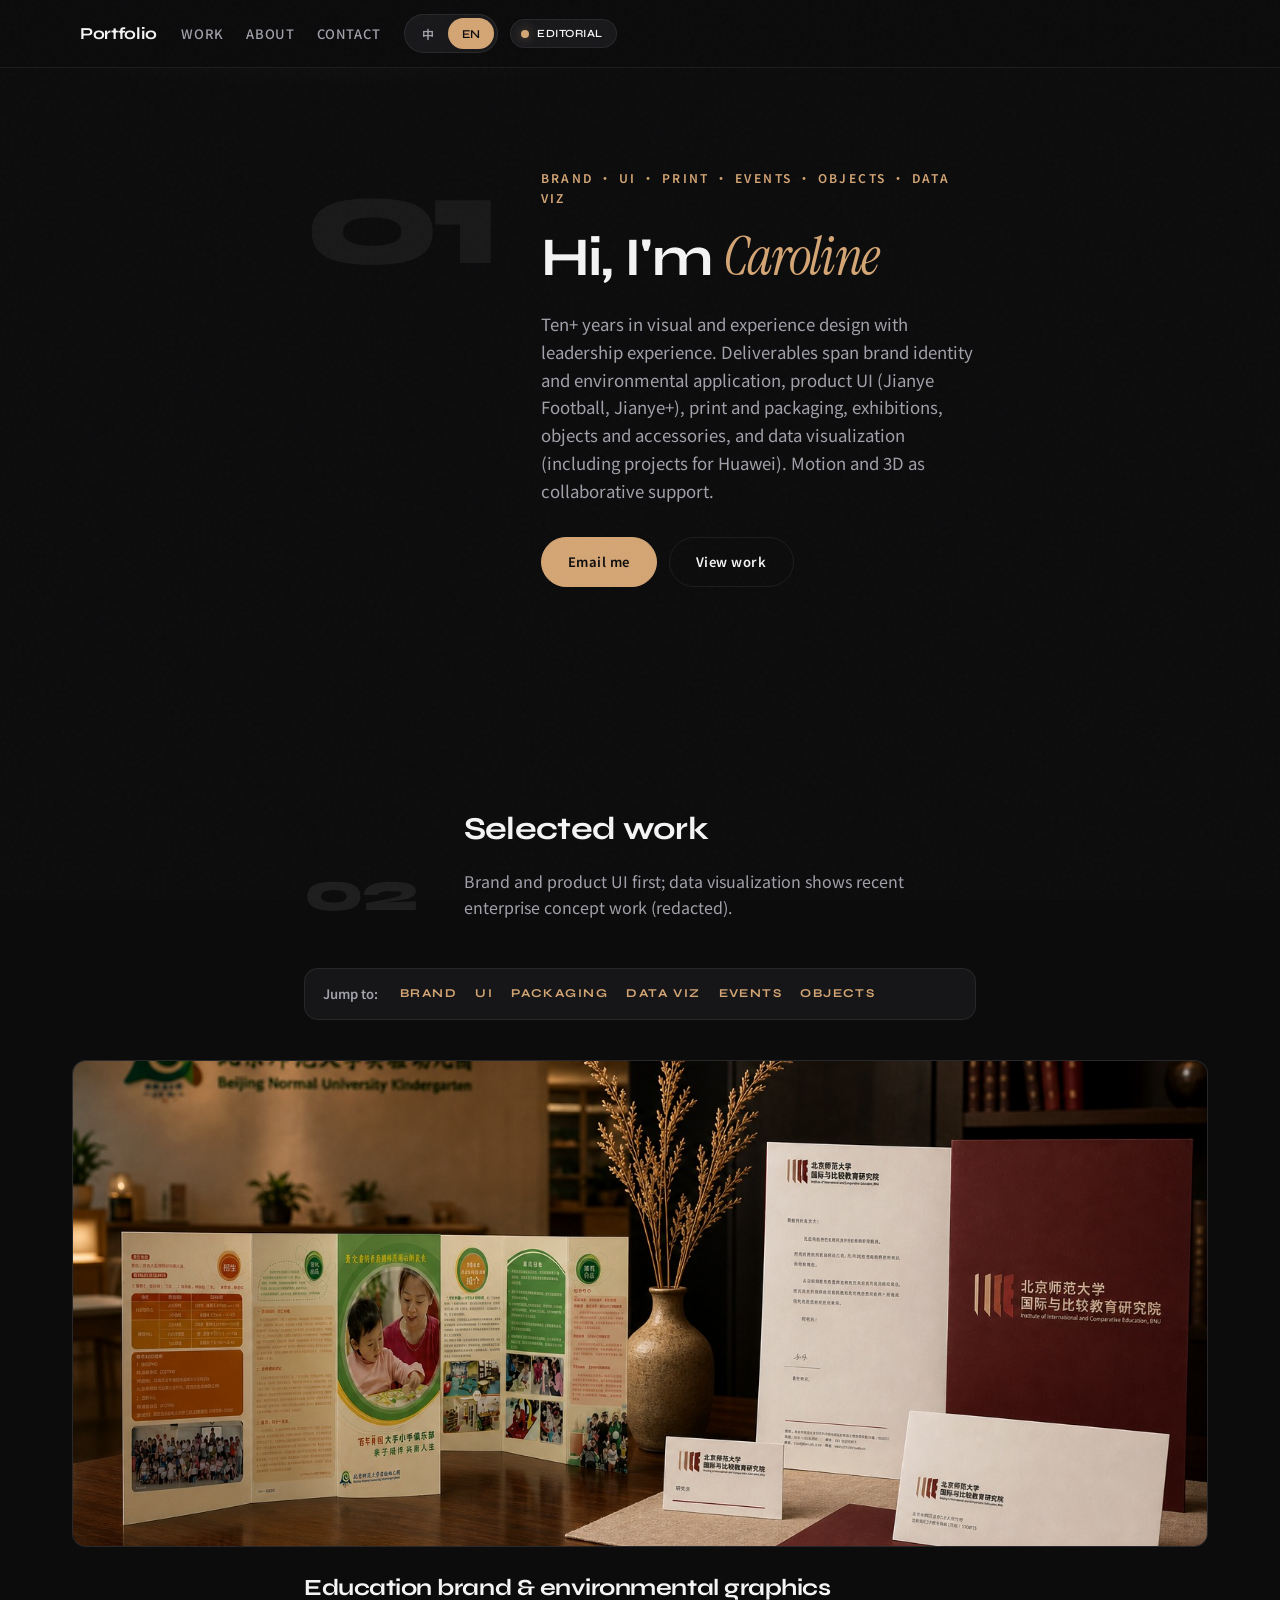
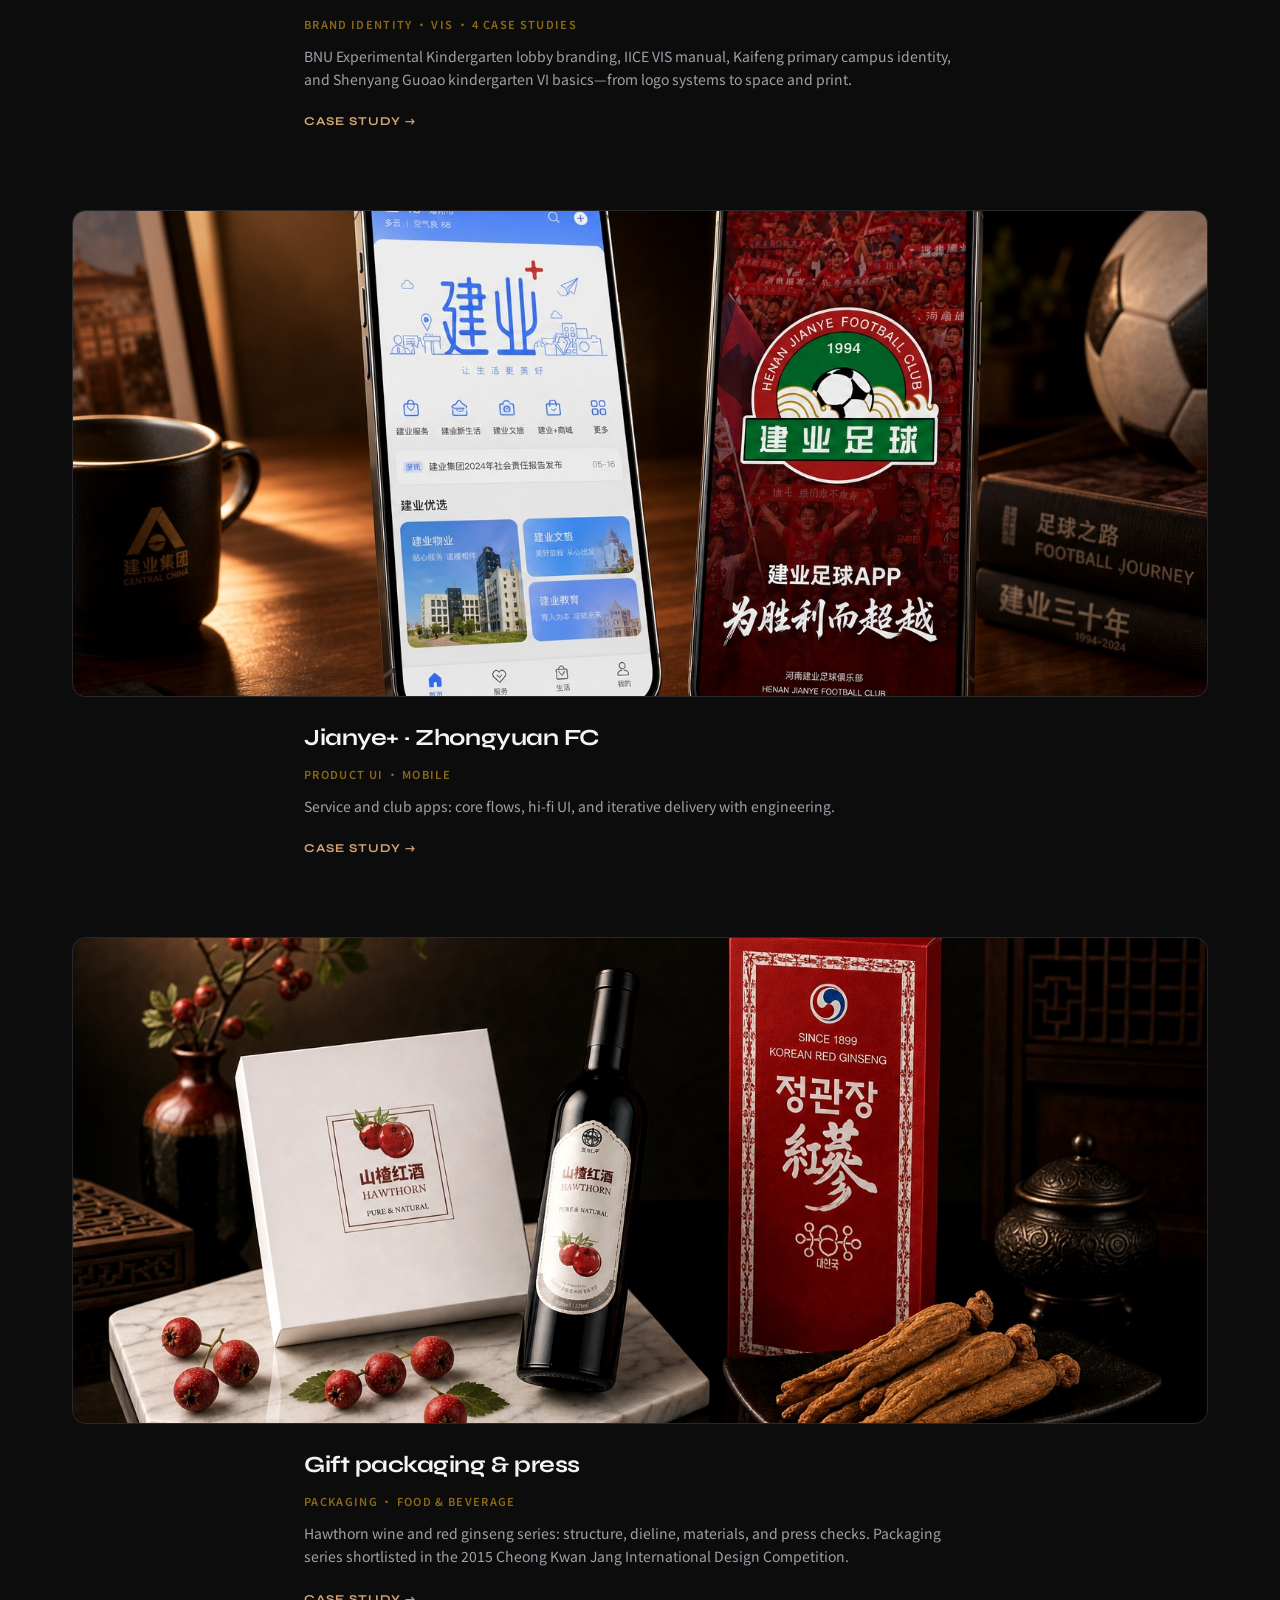
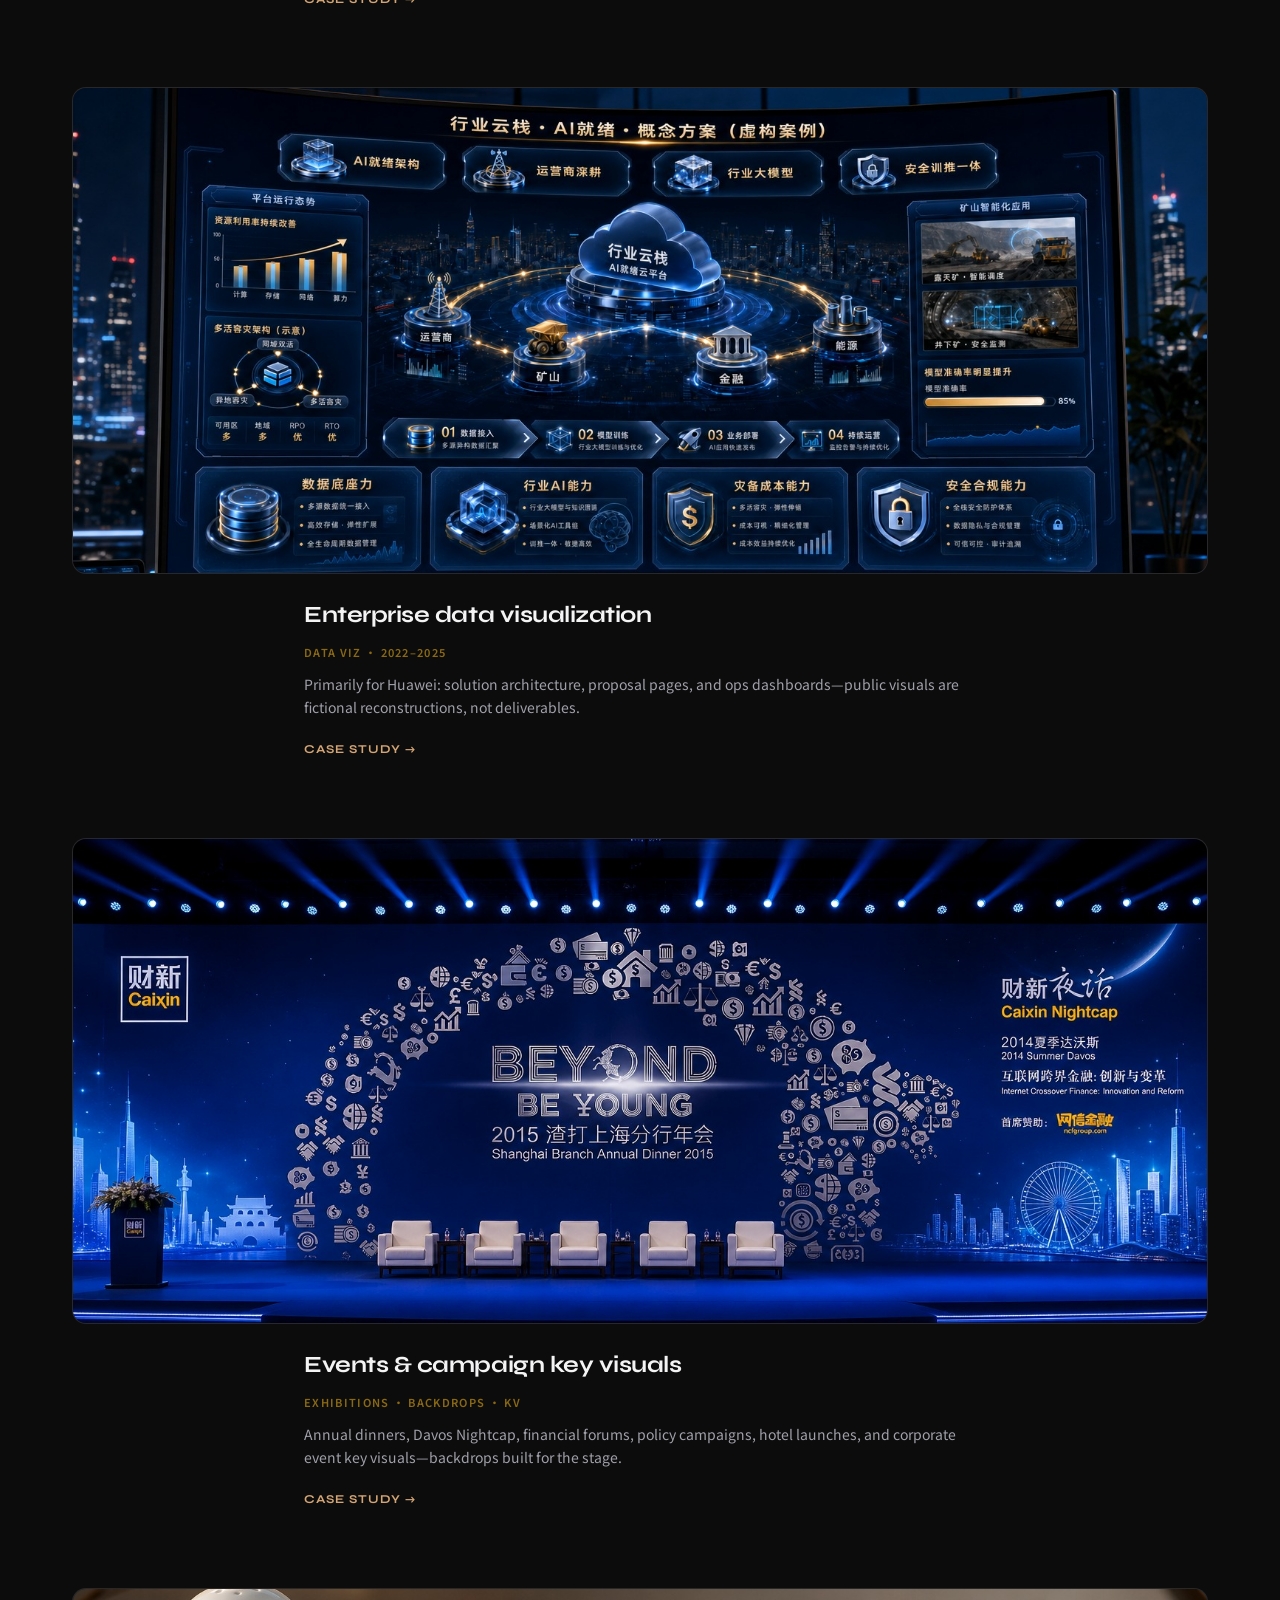
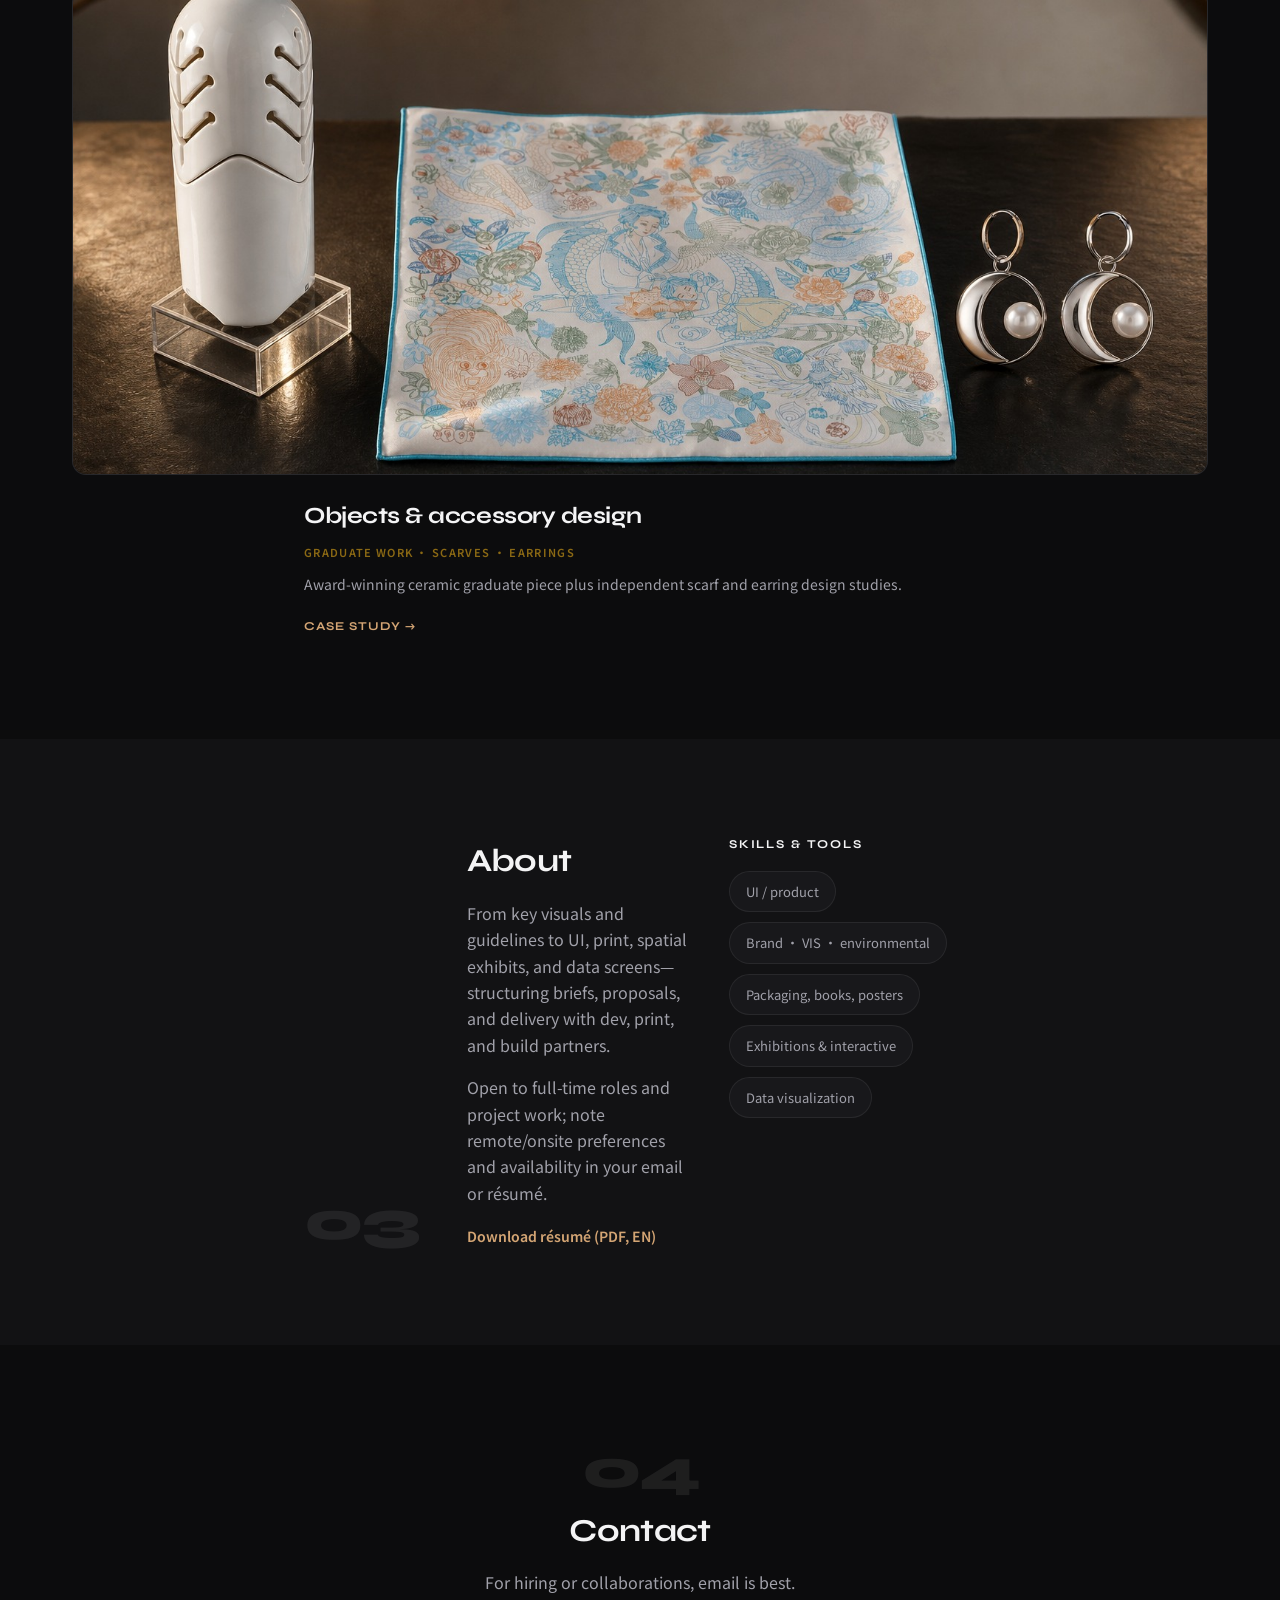
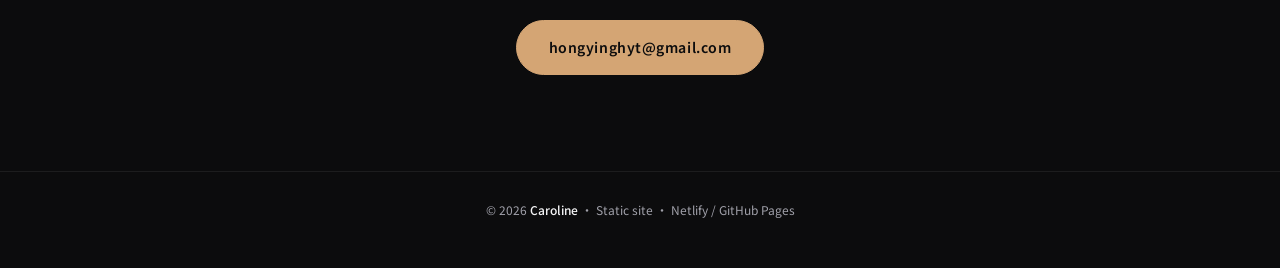
<file: index.html>
<!DOCTYPE html>
<html
  lang="en"
  data-theme="editorial"
  data-title-zh="红英 · 视觉设计"
  data-title-en="Caroline · Visual Design"
>
<head>
  <meta charset="UTF-8" />
  <meta name="viewport" content="width=device-width, initial-scale=1" />
  <meta name="description" content="Visual designer portfolio — UI, print, brand." />
  <title>红英 · 视觉设计</title>
  <link rel="stylesheet" href="styles.css" />
  <link rel="preconnect" href="https://fonts.googleapis.com" />
  <link rel="preconnect" href="https://fonts.gstatic.com" crossorigin />
  <link
    href="https://fonts.googleapis.com/css2?family=Instrument+Serif:ital@0;1&family=Noto+Sans+SC:wght@400;500;600;700&family=Syne:wght@500;600;700;800&display=swap"
    rel="stylesheet"
  />
</head>
<body>
  <div class="grain" aria-hidden="true"></div>

  <header class="header">
    <div class="wrap header-inner">
      <a class="logo" href="index.html"><span data-i18n="logo">Portfolio</span></a>
      <nav class="nav" aria-label="Primary">
        <a href="#work" data-i18n="nav_work">作品</a>
        <a href="#about" data-i18n="nav_about">关于</a>
        <a href="#contact" data-i18n="nav_contact">联系</a>
      </nav>
      <div class="header-tools">
        <div class="lang-switch" role="group" aria-label="Language">
          <button type="button" class="pill" data-lang-toggle data-lang-target="zh" aria-pressed="false">中</button>
          <button type="button" class="pill" data-lang-toggle data-lang-target="en" aria-pressed="true">EN</button>
        </div>
        <button type="button" class="theme-cycle" id="theme-cycle" aria-label="Cycle visual theme">
          <span class="theme-dot" aria-hidden="true"></span>
          <span id="theme-cycle-label">Editorial</span>
        </button>
      </div>
    </div>
  </header>

  <main>
    <section class="hero">
      <div class="wrap wrap--prose hero-grid">
        <div class="hero-index" aria-hidden="true">01</div>
        <div class="hero-copy">
          <p class="hero-tag" data-i18n="hero_tag">品牌 · UI · 包装与印刷 · 会展 · 数据可视化</p>
          <h1 class="hero-title">
            <span data-i18n="hero_greeting">你好，我是</span>
            <span class="hero-name" data-i18n="site_name">红英</span>
          </h1>
          <p class="hero-desc" data-i18n="hero_desc">
            十余年视觉与体验设计与管理经验，交付覆盖品牌识别与环境应用、产品界面（建业足球、建业+）、印刷与包装、会展及数字展陈、数据可视化（含华为等项目）。动效与三维为协同支持能力。
          </p>
          <div class="hero-actions">
            <a class="btn btn-primary" href="mailto:hongyinghyt@gmail.com" data-i18n="btn_email">发邮件</a>
            <a class="btn btn-ghost" href="#work" data-i18n="btn_work">查看作品</a>
          </div>
        </div>
      </div>
    </section>

    <section id="work" class="section section-work">
      <div class="wrap wrap--prose">
        <div class="section-head">
          <span class="section-index" aria-hidden="true">02</span>
          <div>
            <h2 class="section-title" data-i18n="work_title">精选案例</h2>
            <p class="section-lead" data-i18n="work_lead">
              品牌与产品界面为主；数据可视化为近年政企类概念案例（已脱敏）。
            </p>
          </div>
        </div>
        <nav class="work-jump case-jump" aria-label="案例分类">
          <span class="case-jump-label" data-i18n="work_toc">跳转：</span>
          <a href="#work-brand" data-i18n="work_jump_brand">品牌</a>
          <a href="#work-ui" data-i18n="work_jump_ui">UI</a>
          <a href="#work-pack" data-i18n="work_jump_pack">包装</a>
          <a href="#work-dataviz" data-i18n="work_jump_dataviz">数据可视化</a>
          <a href="#work-events" data-i18n="work_jump_events">会展</a>
          <a href="#work-objects" data-i18n="work_jump_objects">器物</a>
        </nav>
      </div>
      <article id="work-brand" class="home-case">
        <a class="home-case-rowlink" href="case-brand.html">
          <div class="section-work-bleed home-case-bleed">
            <figure class="home-case-figure">
              <img
                src="images/home-card-brand.jpg"
                alt=""
                width="1536"
                height="658"
                loading="lazy"
                decoding="async"
              />
            </figure>
          </div>
          <div class="wrap wrap--prose home-case-copy">
            <h3 class="home-case-title" data-i18n="card1_title">教育品牌识别与环境应用</h3>
            <p class="home-case-meta" data-i18n="card1_meta">品牌视觉 · VIS · 4 项案例</p>
            <p class="home-case-text" data-i18n="card1_text">
              北师大实验幼儿园形象墙与毕业物料、IICE 视觉识别手册、开封三师附小校园品牌、沈阳国奥幼儿园 VI 基础规范——从标志体系到空间与印刷延展。
            </p>
            <span class="home-case-cta"><span data-i18n="card1_link">查看详情</span> →</span>
          </div>
        </a>
      </article>

      <article id="work-ui" class="home-case">
        <a class="home-case-rowlink" href="case-ui.html">
          <div class="section-work-bleed home-case-bleed">
            <figure class="home-case-figure">
              <img
                src="images/home-card-ui.jpg"
                alt=""
                width="1536"
                height="658"
                loading="lazy"
                decoding="async"
              />
            </figure>
          </div>
          <div class="wrap wrap--prose home-case-copy">
            <h3 class="home-case-title" data-i18n="card2_title">建业+ · 中原足球</h3>
            <p class="home-case-meta" data-i18n="card2_meta">产品 UI · 移动端</p>
            <p class="home-case-text" data-i18n="card2_text">
              集团综合服务与俱乐部官方 App：首页动线、赛事与会员等核心界面的高保真与迭代协作。
            </p>
            <span class="home-case-cta"><span data-i18n="card2_link">查看详情</span> →</span>
          </div>
        </a>
      </article>

      <article id="work-pack" class="home-case">
        <a class="home-case-rowlink" href="case-packaging.html">
          <div class="section-work-bleed home-case-bleed">
            <figure class="home-case-figure">
              <img
                src="images/home-card-pack.jpg"
                alt=""
                width="1536"
                height="658"
                loading="lazy"
                decoding="async"
              />
            </figure>
          </div>
          <div class="wrap wrap--prose home-case-copy">
            <h3 class="home-case-title" data-i18n="card3_title">礼盒包装与印刷跟色</h3>
            <p class="home-case-meta" data-i18n="card3_meta">包装印刷 · 食品礼盒</p>
            <p class="home-case-text" data-i18n="card3_text">
              山楂红酒礼盒与红参系列包装：结构、刀版、材质提案及印厂完稿跟色；包装系列获 2015 正官庄国际设计比赛入围奖。
            </p>
            <span class="home-case-cta"><span data-i18n="card3_link">查看详情</span> →</span>
          </div>
        </a>
      </article>

      <article id="work-dataviz" class="home-case">
        <a class="home-case-rowlink" href="case-dataviz.html">
          <div class="section-work-bleed home-case-bleed">
            <figure class="home-case-figure">
              <img
                src="images/data-case-cover.jpg"
                alt=""
                width="1536"
                height="658"
                loading="lazy"
                decoding="async"
              />
            </figure>
          </div>
          <div class="wrap wrap--prose home-case-copy">
            <h3 class="home-case-title" data-i18n="card4_title">政企体验与数据可视化</h3>
            <p class="home-case-meta" data-i18n="card4_meta">数据可视化 · 2022–2025</p>
            <p class="home-case-text" data-i18n="card4_text">
              客户主要为华为：解决方案架构图、方案页与运营看板；公开图示为概念重构，非客户交付物。
            </p>
            <span class="home-case-cta"><span data-i18n="card4_link">查看详情</span> →</span>
          </div>
        </a>
      </article>

      <article id="work-events" class="home-case">
        <a class="home-case-rowlink" href="case-events.html">
          <div class="section-work-bleed home-case-bleed">
            <figure class="home-case-figure">
              <img
                src="images/home-card-events.jpg"
                alt=""
                width="1536"
                height="658"
                loading="lazy"
                decoding="async"
              />
            </figure>
          </div>
          <div class="wrap wrap--prose home-case-copy">
            <h3 class="home-case-title" data-i18n="card5_title">会展与活动主视觉</h3>
            <p class="home-case-meta" data-i18n="card5_meta">展板 · 背景板 · KV</p>
            <p class="home-case-text" data-i18n="card5_text">
              银行年会、达沃斯论坛夜话、金融发展论坛、政策宣传周、酒店开业典礼及企业活动主视觉等现场背景与 KV。
            </p>
            <span class="home-case-cta"><span data-i18n="card5_link">查看详情</span> →</span>
          </div>
        </a>
      </article>

      <article id="work-objects" class="home-case">
        <a class="home-case-rowlink" href="case-objects.html">
          <div class="section-work-bleed home-case-bleed">
            <figure class="home-case-figure">
              <img
                src="images/home-card-objects.jpg"
                alt=""
                width="1536"
                height="658"
                loading="lazy"
                decoding="async"
              />
            </figure>
          </div>
          <div class="wrap wrap--prose home-case-copy">
            <h3 class="home-case-title" data-i18n="card6_title">器物与配饰设计</h3>
            <p class="home-case-meta" data-i18n="card6_meta">毕业设计 · 丝巾 · 耳环</p>
            <p class="home-case-text" data-i18n="card6_text">
              陶瓷香炉优秀毕业作品，以及丝巾、耳环等自主物件与配饰设计实践。
            </p>
            <span class="home-case-cta"><span data-i18n="card6_link">查看详情</span> →</span>
          </div>
        </a>
      </article>
    </section>

    <section id="about" class="section section-alt">
      <div class="wrap wrap--prose about">
        <div class="section-head section-head--about">
          <span class="section-index" aria-hidden="true">03</span>
          <div class="about-text">
            <h2 class="section-title" data-i18n="about_title">关于</h2>
            <p data-i18n="about_p1">
              从主视觉与规范到界面与线下物料、展陈与数据大屏，能统筹需求拆解、提案与交付节奏；熟悉与开发、印厂及搭建方的协作。
            </p>
            <p data-i18n="about_p2">
              接受招聘与项目制合作；若有远程或驻场偏好、可服务周期，可在邮件或简历中一并说明。
            </p>
            <a
              class="text-link"
              href="resume-zh.pdf"
              download
              data-i18n="resume_link"
              data-i18n-href="resume_href"
              >下载中文 PDF 简历</a
            >
          </div>
        </div>
        <div class="about-skills">
          <h3 class="skills-title" data-i18n="skills_title">技能与工具</h3>
          <ul class="skills">
            <li data-i18n="skill_1">UI / 产品界面</li>
            <li data-i18n="skill_2">品牌 · VIS · 环境视觉</li>
            <li data-i18n="skill_3">包装、画册与海报</li>
            <li data-i18n="skill_4">会展与数字交互展项</li>
            <li data-i18n="skill_5">数据可视化</li>
          </ul>
        </div>
      </div>
    </section>

    <section id="contact" class="section section-contact">
      <div class="wrap wrap--prose contact">
        <span class="section-index section-index--center" aria-hidden="true">04</span>
        <h2 class="section-title" data-i18n="contact_title">联系</h2>
        <p class="contact-lead" data-i18n="contact_lead">招聘或项目合作欢迎邮件联系。</p>
        <a class="btn btn-primary btn-lg" href="mailto:hongyinghyt@gmail.com">hongyinghyt@gmail.com</a>
      </div>
    </section>
  </main>

  <footer class="footer">
    <div class="wrap footer-inner">
      <span>© <span id="year"></span> <span class="footer-name" data-i18n="site_name">红英</span> · <span data-i18n="footer_note"></span></span>
    </div>
  </footer>

  <script src="i18n.js"></script>
  <script src="site.js"></script>
</body>
</html>
</file>
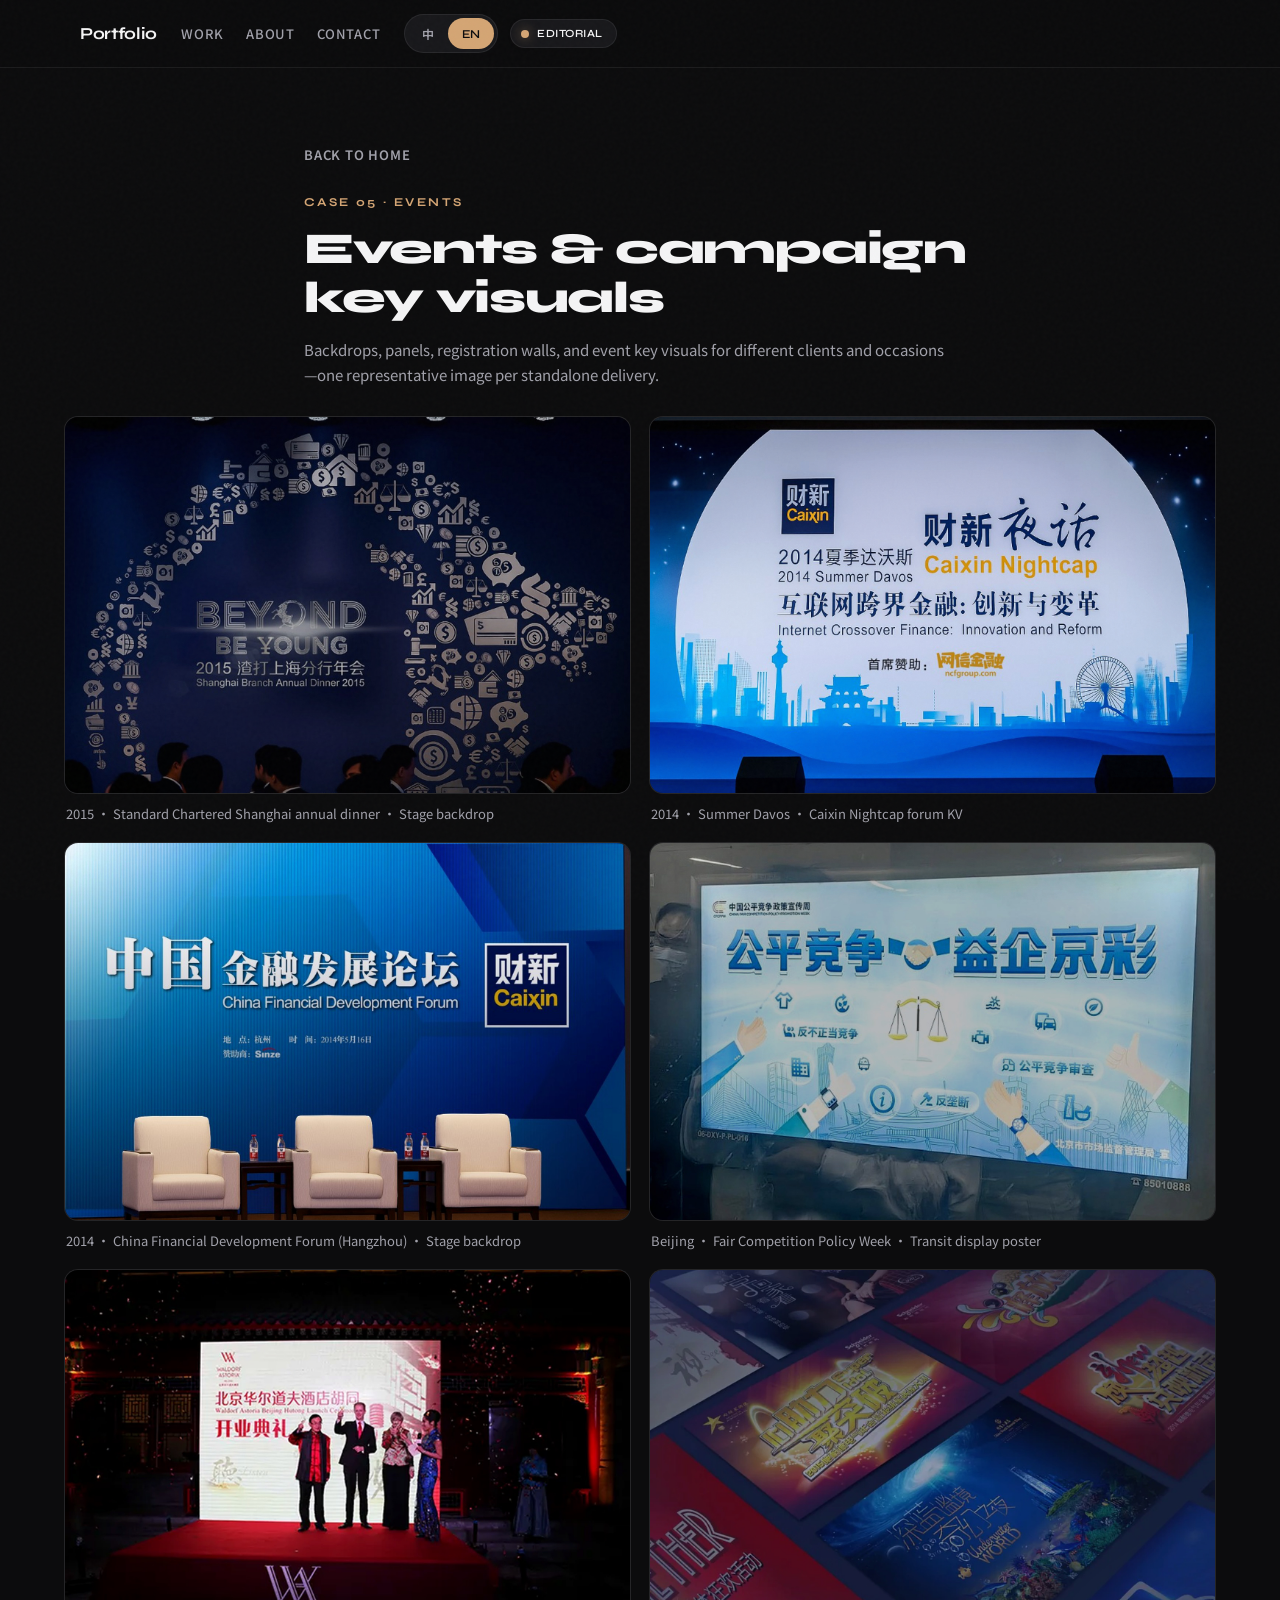
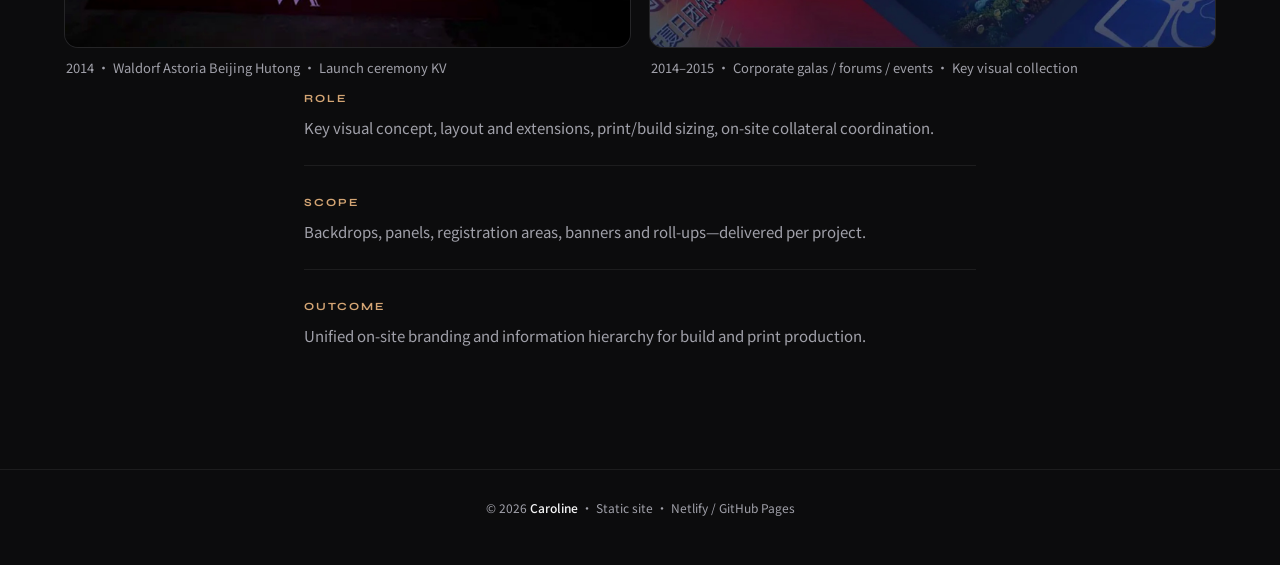
<file: case-events.html>
<!DOCTYPE html>
<html
  lang="zh-CN"
  data-theme="editorial"
  data-title-zh="会展与活动主视觉 · 红英"
  data-title-en="Events & campaign KV · Caroline"
>
<head>
  <meta charset="UTF-8" />
  <meta name="viewport" content="width=device-width, initial-scale=1" />
  <title>会展与活动主视觉 · 红英</title>
  <link rel="stylesheet" href="styles.css" />
  <link rel="preconnect" href="https://fonts.googleapis.com" />
  <link rel="preconnect" href="https://fonts.gstatic.com" crossorigin />
  <link
    href="https://fonts.googleapis.com/css2?family=Instrument+Serif:ital@0;1&family=Noto+Sans+SC:wght@400;500;600;700&family=Syne:wght@500;600;700;800&display=swap"
    rel="stylesheet"
  />
</head>
<body>
  <!--
    图片：放进 个人网站/images/，命名为 event-01.jpg、event-02.jpg … event-06.jpg
    多一张：复制整段 <figure class="case-gallery-item case-gallery-item--stacked">…</figure>，
    改 src，并在 i18n.js 的 zh/en 里各加一条 case_events_c07。
    说明文字：只改 i18n.js 里 case_events_c01 … c06，不必写「项目一 / 项目二」。
  -->
  <div class="grain" aria-hidden="true"></div>

  <header class="header">
    <div class="wrap header-inner">
      <a class="logo" href="index.html"><span data-i18n="logo">Portfolio</span></a>
      <nav class="nav" aria-label="Primary">
        <a href="index.html#work" data-i18n="nav_work">作品</a>
        <a href="index.html#about" data-i18n="nav_about">关于</a>
        <a href="index.html#contact" data-i18n="nav_contact">联系</a>
      </nav>
      <div class="header-tools">
        <div class="lang-switch" role="group" aria-label="Language">
          <button type="button" class="pill" data-lang-toggle data-lang-target="zh" aria-pressed="true">中</button>
          <button type="button" class="pill" data-lang-toggle data-lang-target="en" aria-pressed="false">EN</button>
        </div>
        <button type="button" class="theme-cycle" id="theme-cycle" aria-label="Cycle visual theme">
          <span class="theme-dot" aria-hidden="true"></span>
          <span id="theme-cycle-label">Editorial</span>
        </button>
      </div>
    </div>
  </header>

  <main class="case-main">
    <article class="case-article">
      <div class="wrap wrap--prose">
        <a class="case-back" href="index.html#work" data-i18n="case_back">返回首页</a>
        <p class="case-kicker">Case 05 · Events</p>
        <h1 class="case-h1 case-h1--tight" data-i18n="case_events_h1">会展与活动主视觉</h1>
        <p class="case-page-lead" data-i18n="case_events_intro">
          不同客户与场合的展板、背景板、签到墙与活动主视觉；每项为独立交付，各归档一张代表图。
        </p>
      </div>

      <section class="case-block">
        <div class="case-bleed">
          <div class="case-gallery case-gallery--pairs case-gallery--events">
            <figure class="case-gallery-item case-gallery-item--stacked">
              <img src="images/event-01.jpg" alt="" width="1536" height="1024" loading="lazy" decoding="async" />
              <figcaption data-i18n="case_events_c01">2015 · 渣打上海分行年会 · 舞台主背景板</figcaption>
            </figure>
            <figure class="case-gallery-item case-gallery-item--stacked">
              <img src="images/event-02.jpg" alt="" width="1536" height="1024" loading="lazy" decoding="async" />
              <figcaption data-i18n="case_events_c02">2014 · 夏季达沃斯 · 财新夜话论坛 KV</figcaption>
            </figure>
            <figure class="case-gallery-item case-gallery-item--stacked">
              <img src="images/event-03.jpg" alt="" width="1536" height="1024" loading="lazy" decoding="async" />
              <figcaption data-i18n="case_events_c03">2014 · 中国金融发展论坛（杭州）· 会场背景板</figcaption>
            </figure>
            <figure class="case-gallery-item case-gallery-item--stacked">
              <img src="images/event-04.jpg" alt="" width="1536" height="1024" loading="lazy" decoding="async" />
              <figcaption data-i18n="case_events_c04">北京 · 公平竞争政策宣传周 · 地铁公开展示海报</figcaption>
            </figure>
            <figure class="case-gallery-item case-gallery-item--stacked">
              <img src="images/event-05.jpg" alt="" width="1536" height="1024" loading="lazy" decoding="async" />
              <figcaption data-i18n="case_events_c05">2014 · 北京华尔道夫胡同 · 开业典礼主视觉</figcaption>
            </figure>
            <figure class="case-gallery-item case-gallery-item--stacked">
              <img src="images/event-06.jpg" alt="" width="1536" height="1024" loading="lazy" decoding="async" />
              <figcaption data-i18n="case_events_c06">2014–2015 · 企业年会 / 论坛 / 活动 · 主视觉合集</figcaption>
            </figure>
          </div>
        </div>
        <div class="wrap wrap--prose">
          <dl class="case-dl case-dl--compact">
            <div>
              <dt data-i18n="case_role_label">职责</dt>
              <dd data-i18n="case_events_role">主视觉概念、版式与延展、印艺/搭建尺寸适配、现场物料统筹示意。</dd>
            </div>
            <div>
              <dt data-i18n="case_scope_label">范围</dt>
              <dd data-i18n="case_events_scope">背景板、展板、签到处、道旗 / 易拉宝等线下活动视觉（按项目单项交付）。</dd>
            </div>
            <div>
              <dt data-i18n="case_outcome_label">结果</dt>
              <dd data-i18n="case_events_outcome">支撑活动现场品牌统一与信息层级，便于搭建与印刷落地。</dd>
            </div>
          </dl>
        </div>
      </section>
    </article>
  </main>

  <footer class="footer">
    <div class="wrap footer-inner">
      <span>© <span id="year"></span> <span class="footer-name" data-i18n="site_name">红英</span> · <span data-i18n="footer_note"></span></span>
    </div>
  </footer>

  <script src="i18n.js"></script>
  <script src="site.js"></script>
</body>
</html>
</file>
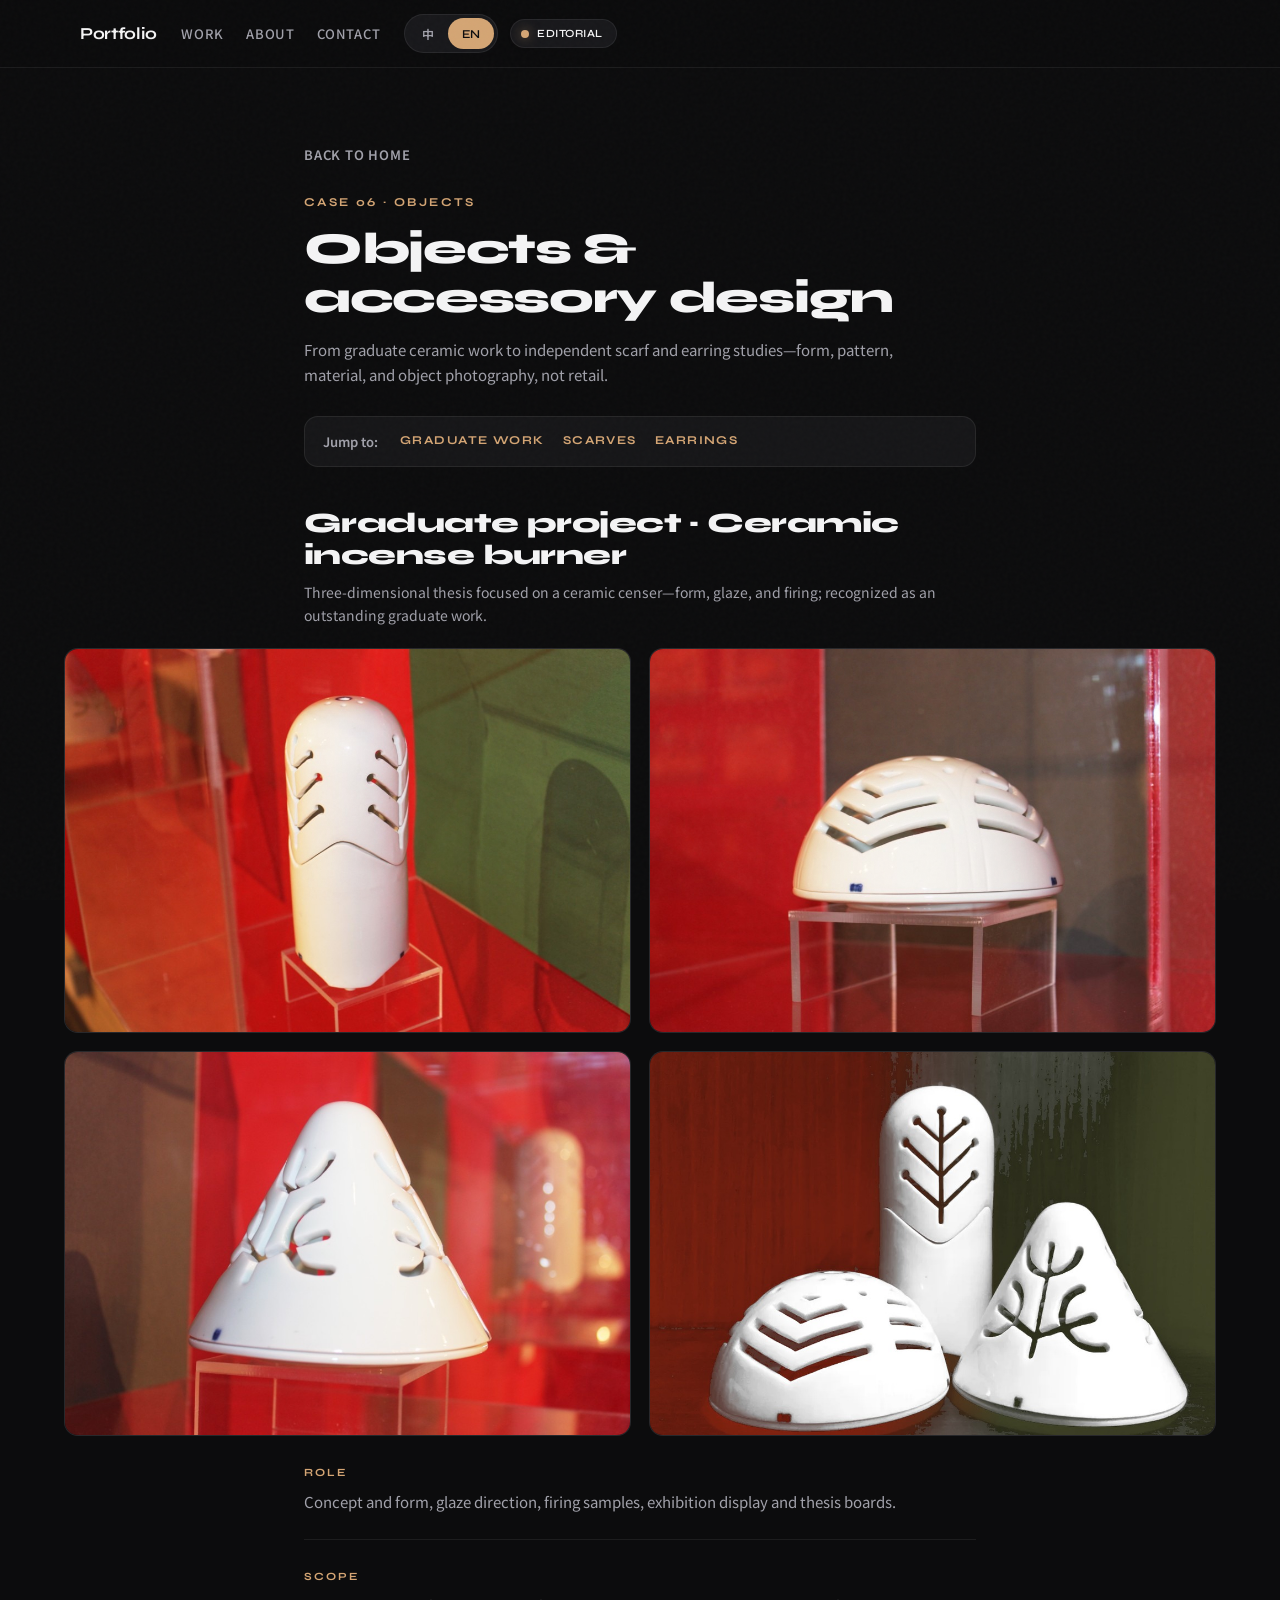
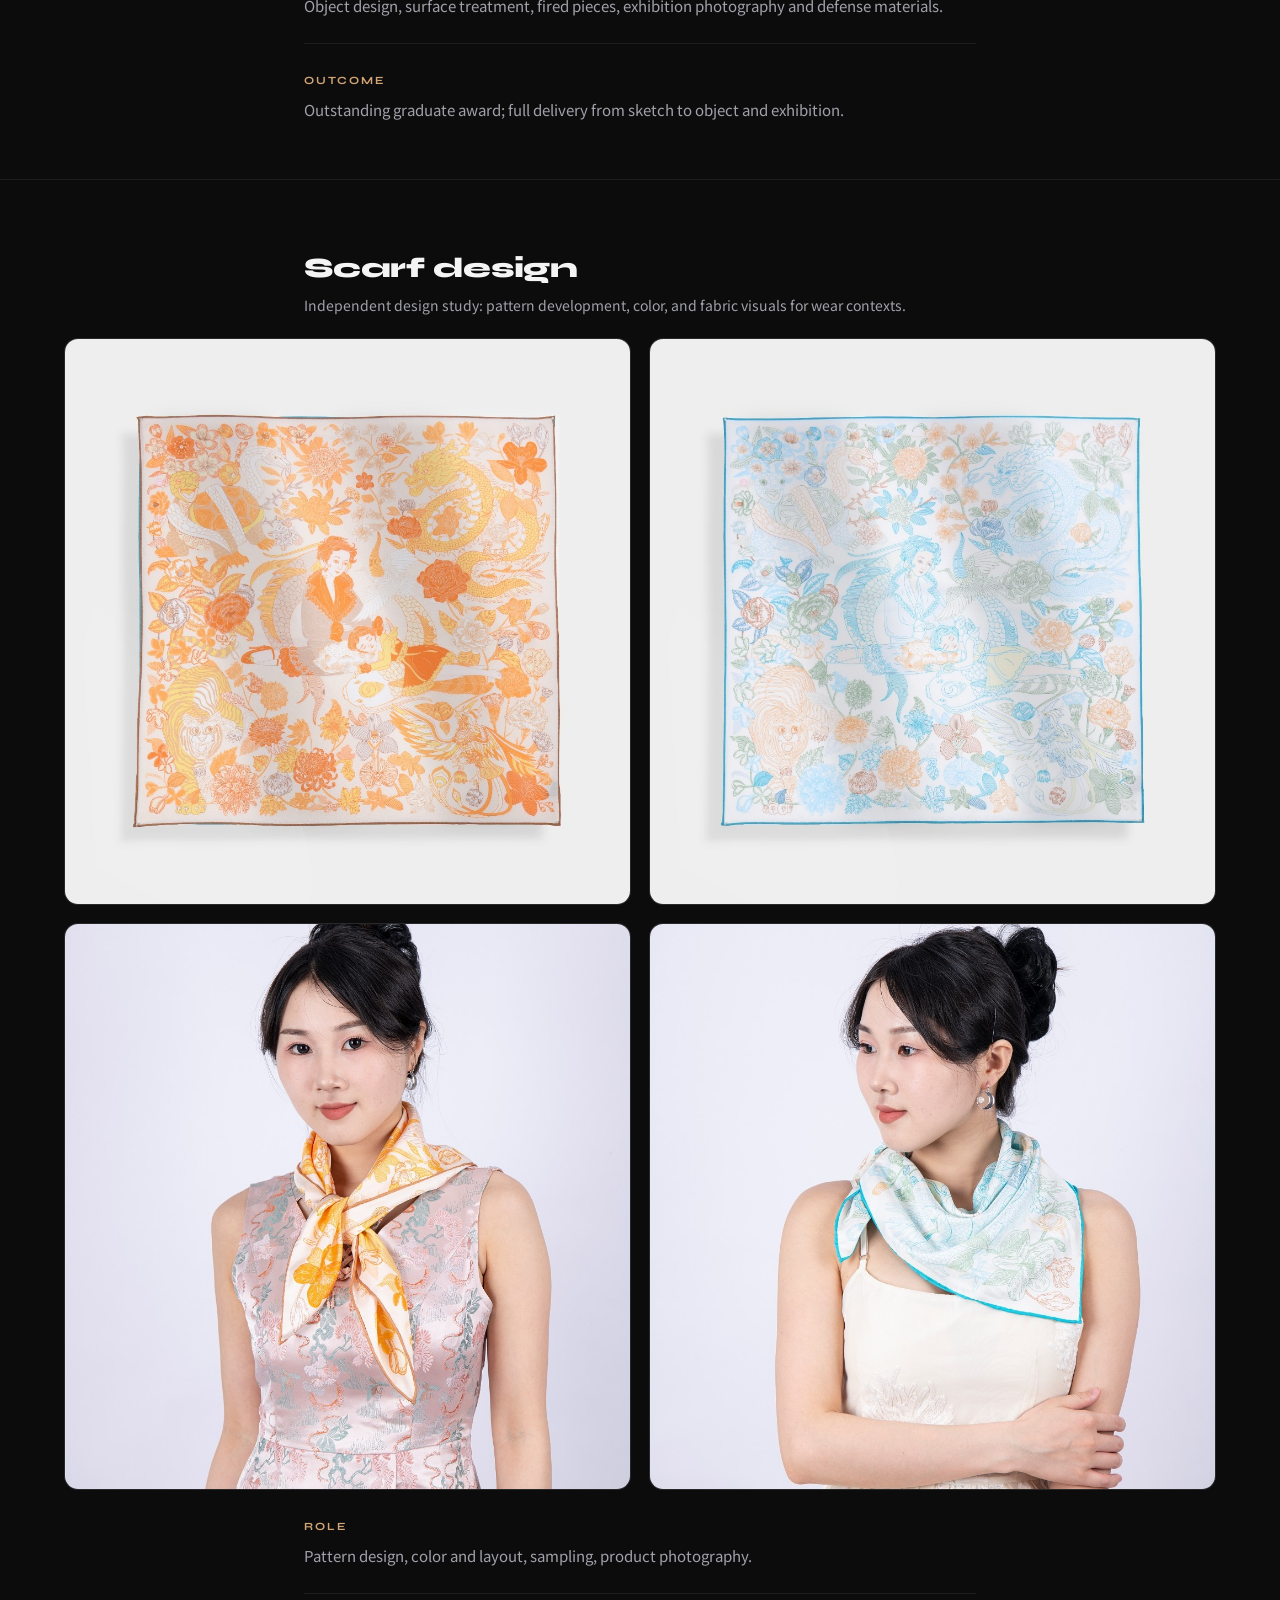
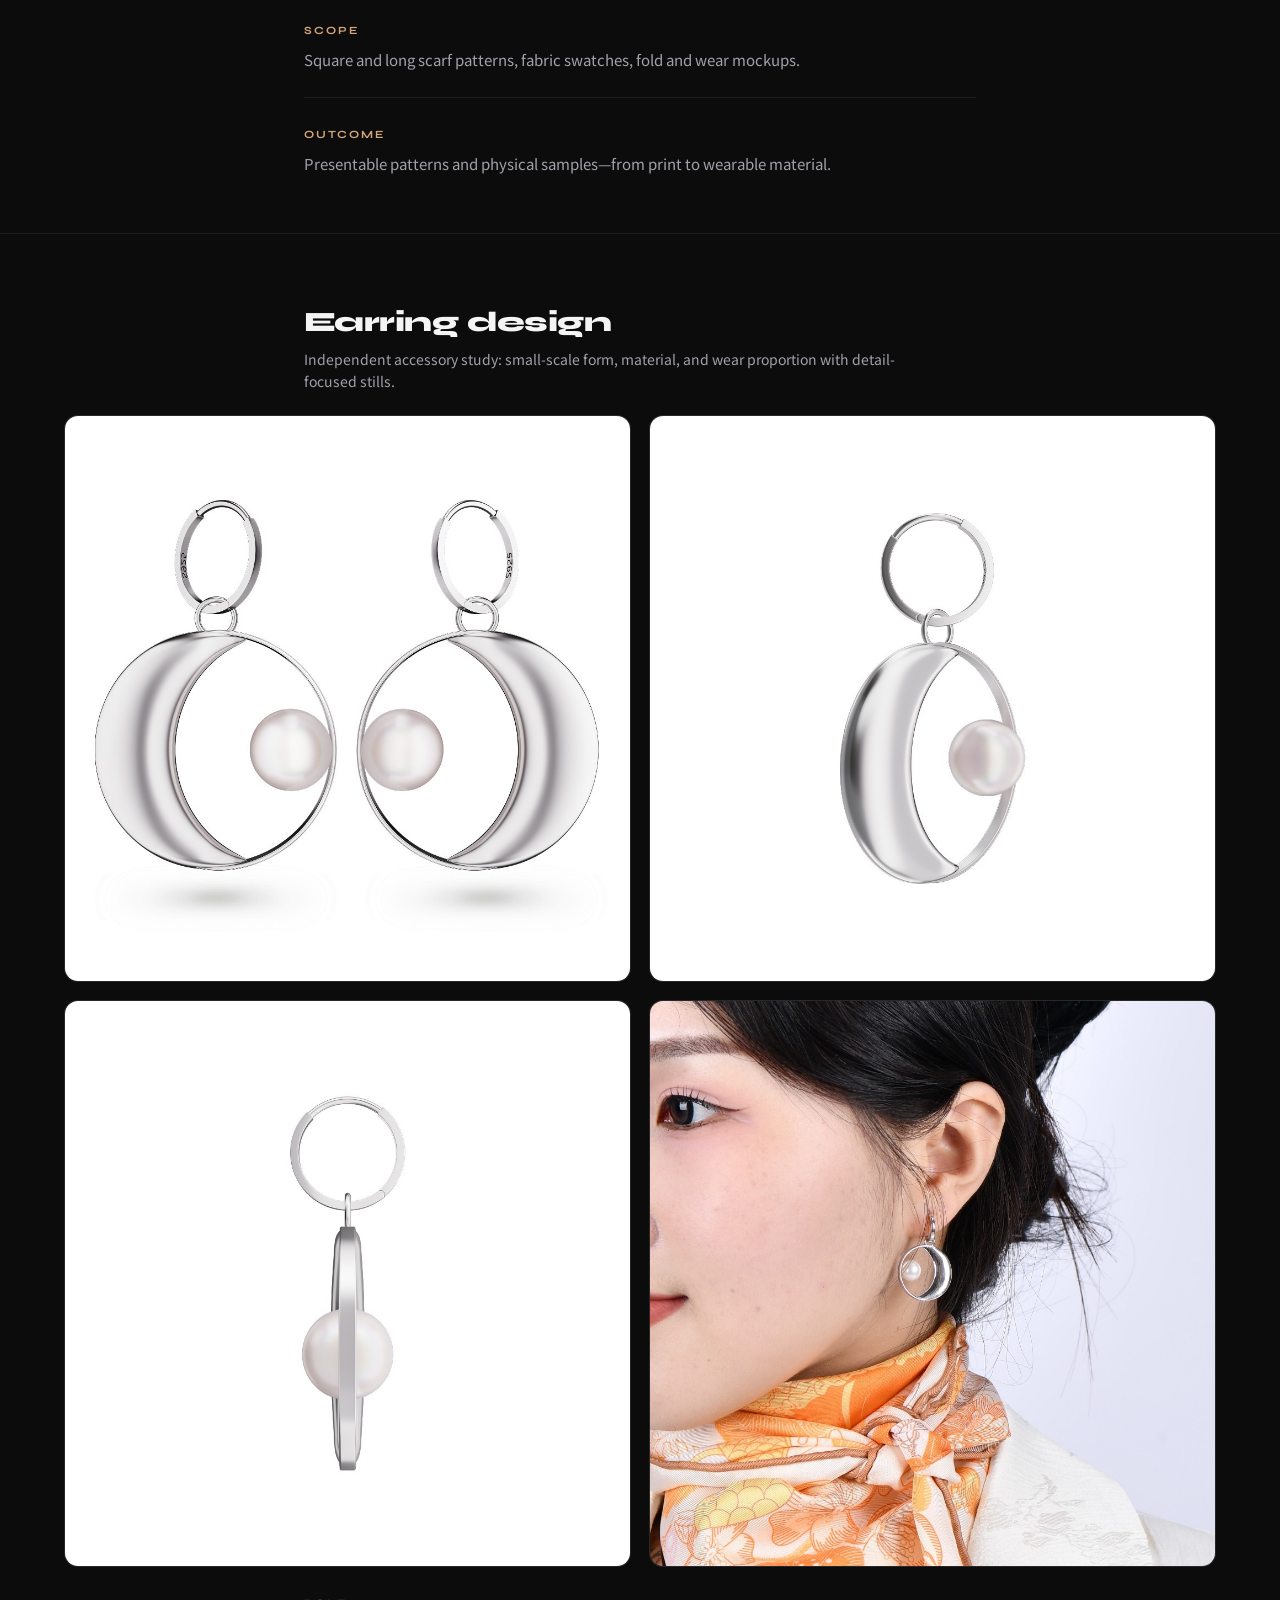
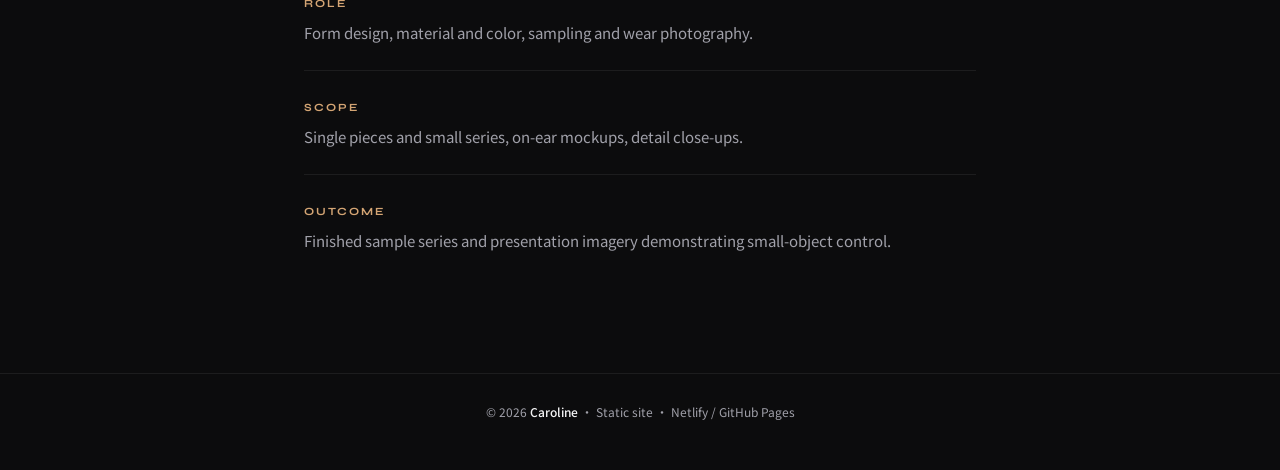
<file: case-objects.html>
<!DOCTYPE html>
<html
  lang="zh-CN"
  data-theme="editorial"
  data-title-zh="器物与配饰设计 · 红英"
  data-title-en="Objects & accessory design · Caroline"
>
<head>
  <meta charset="UTF-8" />
  <meta name="viewport" content="width=device-width, initial-scale=1" />
  <title>器物与配饰设计 · 红英</title>
  <link rel="stylesheet" href="styles.css" />
  <link rel="preconnect" href="https://fonts.googleapis.com" />
  <link rel="preconnect" href="https://fonts.gstatic.com" crossorigin />
  <link
    href="https://fonts.googleapis.com/css2?family=Instrument+Serif:ital@0;1&family=Noto+Sans+SC:wght@400;500;600;700&family=Syne:wght@500;600;700;800&display=swap"
    rel="stylesheet"
  />
</head>
<body>
  <!--
    图片放进 个人网站/images/：
    毕业设计 obj-p1-01.jpg 起；丝巾 obj-p2-01…；耳环 obj-p3-01…
    多一张：复制 <figure class="case-gallery-item">…</figure> 整段，改 src。
    首页横图：home-card-objects.jpg
  -->
  <div class="grain" aria-hidden="true"></div>

  <header class="header">
    <div class="wrap header-inner">
      <a class="logo" href="index.html"><span data-i18n="logo">Portfolio</span></a>
      <nav class="nav" aria-label="Primary">
        <a href="index.html#work" data-i18n="nav_work">作品</a>
        <a href="index.html#about" data-i18n="nav_about">关于</a>
        <a href="index.html#contact" data-i18n="nav_contact">联系</a>
      </nav>
      <div class="header-tools">
        <div class="lang-switch" role="group" aria-label="Language">
          <button type="button" class="pill" data-lang-toggle data-lang-target="zh" aria-pressed="true">中</button>
          <button type="button" class="pill" data-lang-toggle data-lang-target="en" aria-pressed="false">EN</button>
        </div>
        <button type="button" class="theme-cycle" id="theme-cycle" aria-label="Cycle visual theme">
          <span class="theme-dot" aria-hidden="true"></span>
          <span id="theme-cycle-label">Editorial</span>
        </button>
      </div>
    </div>
  </header>

  <main class="case-main">
    <article class="case-article">
      <div class="wrap wrap--prose">
        <a class="case-back" href="index.html#work" data-i18n="case_back">返回首页</a>
        <p class="case-kicker">Case 06 · Objects</p>
        <h1 class="case-h1 case-h1--tight" data-i18n="case_objects_h1">器物与配饰设计</h1>
        <p class="case-page-lead" data-i18n="case_objects_intro">
          从学院毕业设计到丝巾、耳环等自主物件与配饰实践——侧重造型、图案、材质与实物呈现，而非商业售卖。
        </p>

        <nav class="case-jump" aria-label="本页案例">
          <span class="case-jump-label" data-i18n="case_objects_toc">跳转：</span>
          <a href="#obj-p1" data-i18n="case_objects_p1_nav">毕业设计</a>
          <a href="#obj-p2" data-i18n="case_objects_p2_nav">丝巾</a>
          <a href="#obj-p3" data-i18n="case_objects_p3_nav">耳环</a>
        </nav>
      </div>

      <section id="obj-p1" class="case-block">
        <div class="wrap wrap--prose">
          <h2 class="case-block-title" data-i18n="case_objects_p1_h2">毕业设计 · 陶瓷香炉</h2>
          <p class="case-block-lead" data-i18n="case_objects_p1_lead">
            以陶瓷香炉为主体的立体毕业设计：造型、釉色与烧制工艺配合，学院评优为优秀毕业作品。
          </p>
        </div>
        <div class="case-bleed">
          <div class="case-gallery case-gallery--pairs">
            <figure class="case-gallery-item">
              <img
                src="images/obj-p1-01.jpg"
                alt=""
                width="1024"
                height="694"
                loading="lazy"
                decoding="async"
              />
            </figure>
            <figure class="case-gallery-item">
              <img
                src="images/obj-p1-02.jpg"
                alt=""
                width="1024"
                height="694"
                loading="lazy"
                decoding="async"
              />
            </figure>
            <figure class="case-gallery-item">
              <img
                src="images/obj-p1-03.jpg"
                alt=""
                width="1024"
                height="694"
                loading="lazy"
                decoding="async"
              />
            </figure>
            <figure class="case-gallery-item">
              <img
                src="images/obj-p1-04.jpg"
                alt=""
                width="1024"
                height="694"
                loading="lazy"
                decoding="async"
              />
            </figure>
          </div>
        </div>
        <div class="wrap wrap--prose">
          <dl class="case-dl case-dl--compact">
            <div>
              <dt data-i18n="case_role_label">职责</dt>
              <dd data-i18n="case_objects_p1_role">概念与造型设计、釉色方案、烧制打样配合、毕业展陈与说明版面。</dd>
            </div>
            <div>
              <dt data-i18n="case_scope_label">范围</dt>
              <dd data-i18n="case_objects_p1_scope">器型、表面装饰、实物烧制、展陈摄影与答辩材料。</dd>
            </div>
            <div>
              <dt data-i18n="case_outcome_label">结果</dt>
              <dd data-i18n="case_objects_p1_outcome">获评优秀毕业作品；完成从草图到实物与展陈的完整交付。</dd>
            </div>
          </dl>
        </div>
      </section>

      <section id="obj-p2" class="case-block">
        <div class="wrap wrap--prose">
          <h2 class="case-block-title" data-i18n="case_objects_p2_h2">丝巾设计</h2>
          <p class="case-block-lead" data-i18n="case_objects_p2_lead">
            自主设计项目：图案研发、配色与面料视觉，关注佩戴场景下的平面与材质表达。
          </p>
        </div>
        <div class="case-bleed">
          <div class="case-gallery case-gallery--pairs">
            <figure class="case-gallery-item">
              <img src="images/obj-p2-01.jpg" alt="" width="1024" height="1024" loading="lazy" decoding="async" />
            </figure>
            <figure class="case-gallery-item">
              <img src="images/obj-p2-02.jpg" alt="" width="1024" height="1024" loading="lazy" decoding="async" />
            </figure>
            <figure class="case-gallery-item">
              <img src="images/obj-p2-03.jpg" alt="" width="1024" height="1024" loading="lazy" decoding="async" />
            </figure>
            <figure class="case-gallery-item">
              <img src="images/obj-p2-04.jpg" alt="" width="1024" height="1024" loading="lazy" decoding="async" />
            </figure>
          </div>
        </div>
        <div class="wrap wrap--prose">
          <dl class="case-dl case-dl--compact">
            <div>
              <dt data-i18n="case_role_label">职责</dt>
              <dd data-i18n="case_objects_p2_role">图案设计、色彩与构图、打样跟进、实物摄影与呈现。</dd>
            </div>
            <div>
              <dt data-i18n="case_scope_label">范围</dt>
              <dd data-i18n="case_objects_p2_scope">方巾 / 长巾图案、面料色样、折叠与佩戴示意。</dd>
            </div>
            <div>
              <dt data-i18n="case_outcome_label">结果</dt>
              <dd data-i18n="case_objects_p2_outcome">形成可展示的图案与实物样，验证从平面到穿戴物料的落地。</dd>
            </div>
          </dl>
        </div>
      </section>

      <section id="obj-p3" class="case-block">
        <div class="wrap wrap--prose">
          <h2 class="case-block-title" data-i18n="case_objects_p3_h2">耳环设计</h2>
          <p class="case-block-lead" data-i18n="case_objects_p3_lead">
            自主设计项目：小型配饰的造型、材质与佩戴比例，强调细节工艺与静物呈现。
          </p>
        </div>
        <div class="case-bleed">
          <div class="case-gallery case-gallery--pairs">
            <figure class="case-gallery-item">
              <img src="images/obj-p3-01.jpg" alt="" width="1024" height="1024" loading="lazy" decoding="async" />
            </figure>
            <figure class="case-gallery-item">
              <img src="images/obj-p3-02.jpg" alt="" width="1024" height="1024" loading="lazy" decoding="async" />
            </figure>
            <figure class="case-gallery-item">
              <img src="images/obj-p3-03.jpg" alt="" width="1024" height="1024" loading="lazy" decoding="async" />
            </figure>
            <figure class="case-gallery-item">
              <img src="images/obj-p3-04.jpg" alt="" width="1024" height="1024" loading="lazy" decoding="async" />
            </figure>
          </div>
        </div>
        <div class="wrap wrap--prose">
          <dl class="case-dl case-dl--compact">
            <div>
              <dt data-i18n="case_role_label">职责</dt>
              <dd data-i18n="case_objects_p3_role">造型设计、材质与配色、打样与佩戴摄影。</dd>
            </div>
            <div>
              <dt data-i18n="case_scope_label">范围</dt>
              <dd data-i18n="case_objects_p3_scope">耳饰单体与系列、佩戴示意、静物与细节特写。</dd>
            </div>
            <div>
              <dt data-i18n="case_outcome_label">结果</dt>
              <dd data-i18n="case_objects_p3_outcome">完成系列样件与展示图，体现小尺度物件的形式控制。</dd>
            </div>
          </dl>
        </div>
      </section>

    </article>
  </main>

  <footer class="footer">
    <div class="wrap footer-inner">
      <span>© <span id="year"></span> <span class="footer-name" data-i18n="site_name">红英</span> · <span data-i18n="footer_note"></span></span>
    </div>
  </footer>

  <script src="i18n.js"></script>
  <script src="site.js"></script>
</body>
</html>
</file>
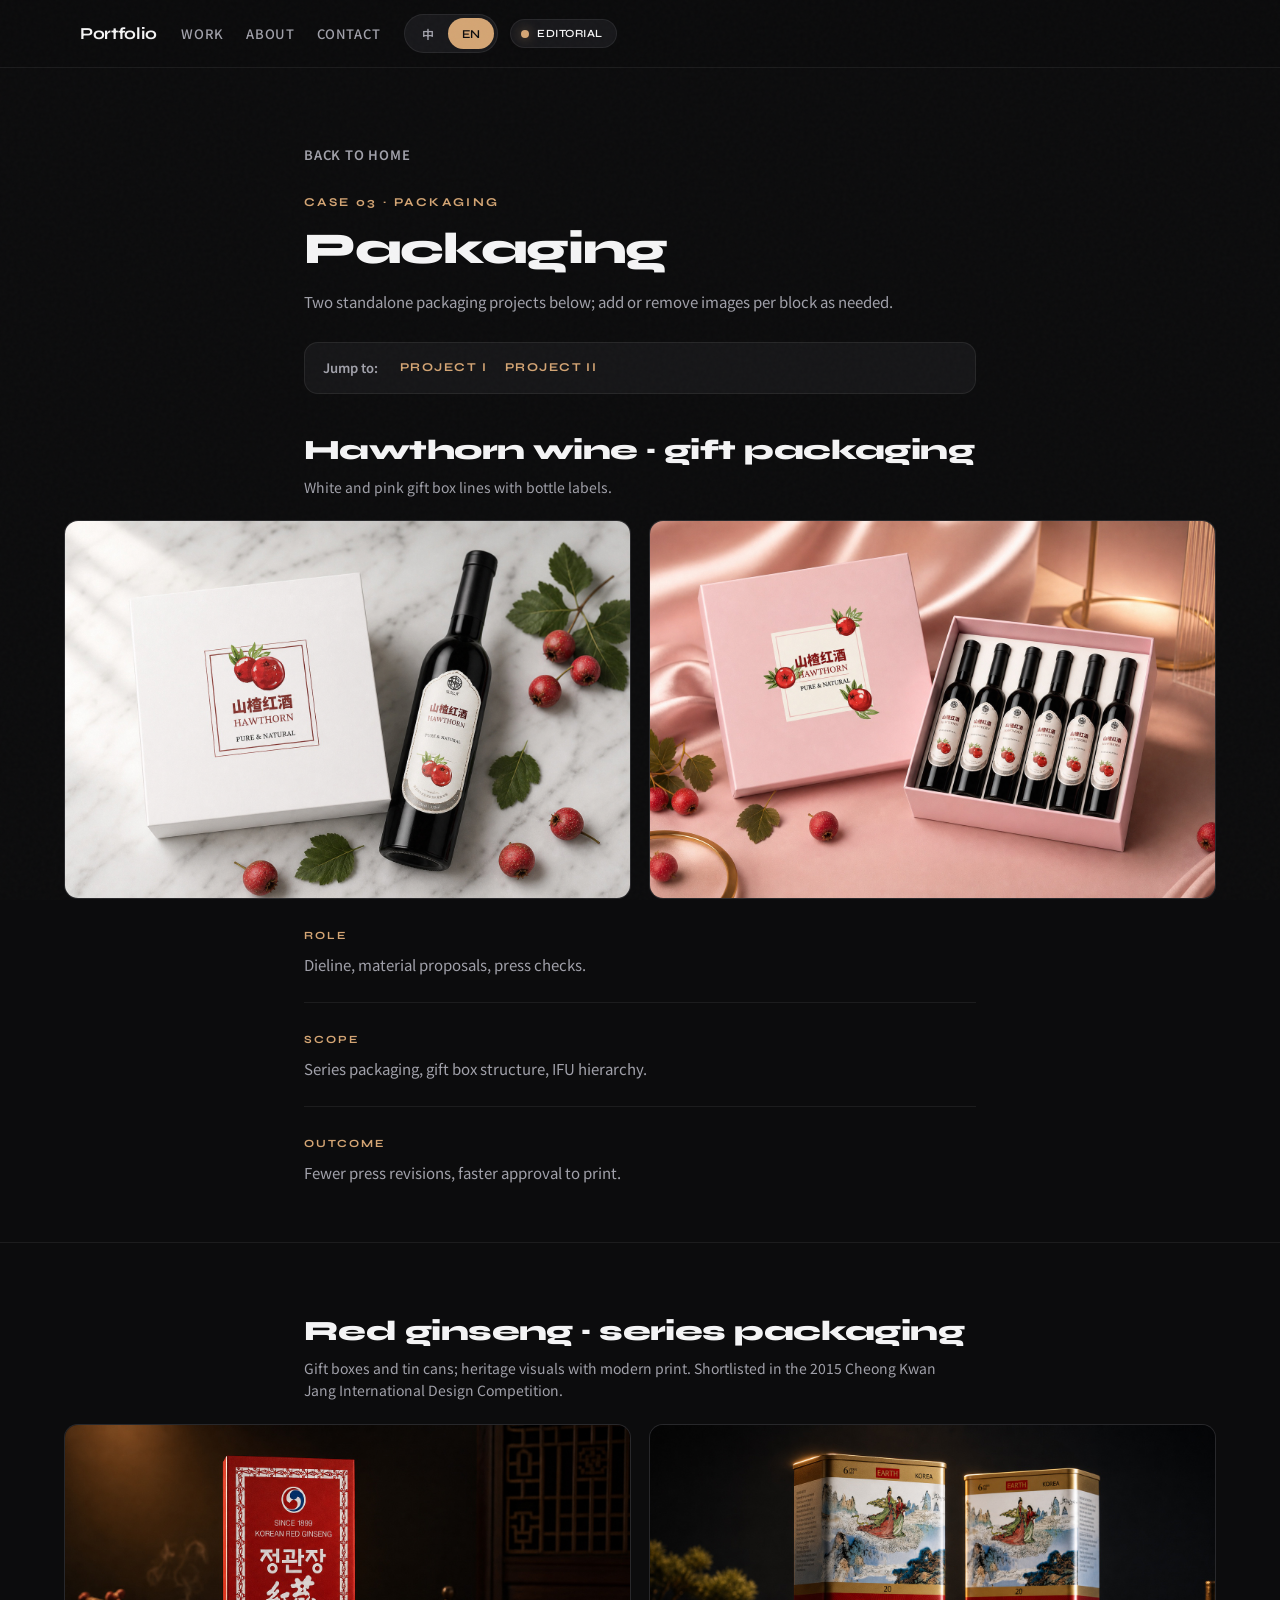
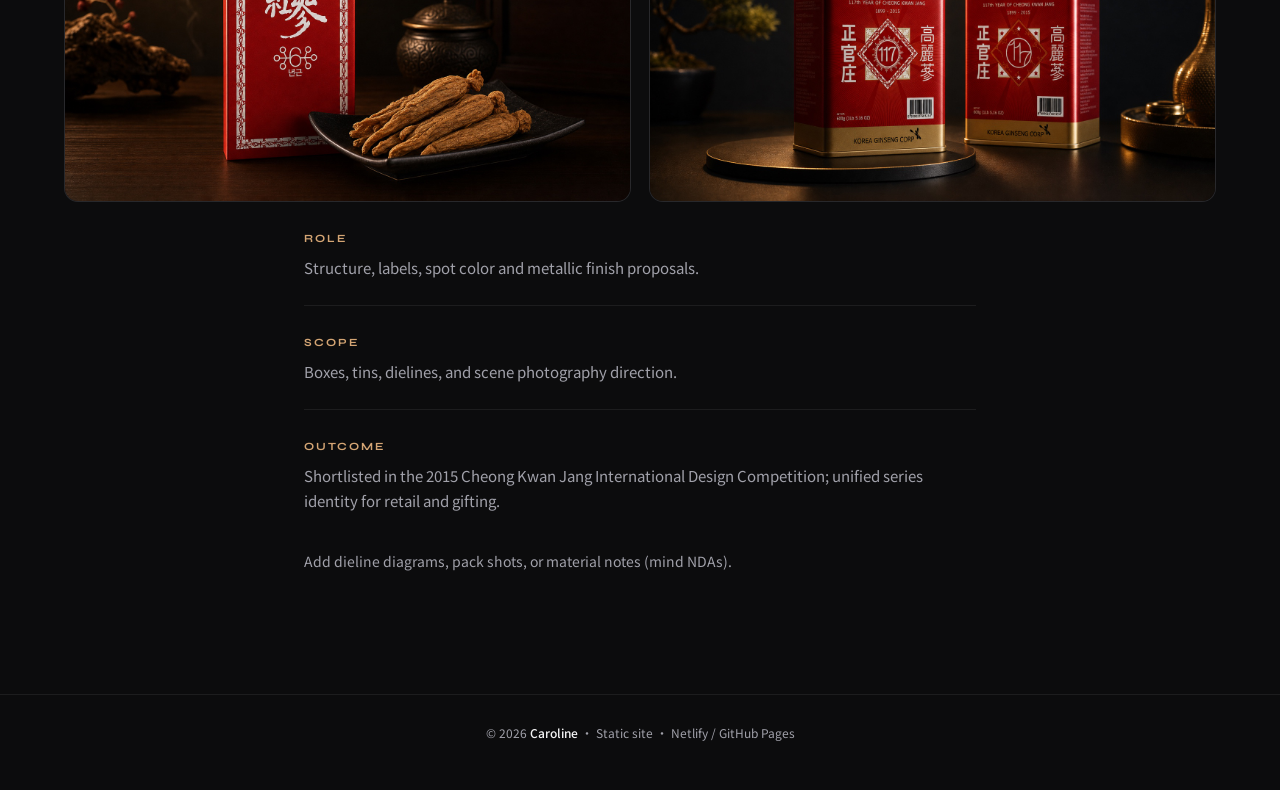
<file: case-packaging.html>
<!DOCTYPE html>
<html
  lang="zh-CN"
  data-theme="editorial"
  data-title-zh="包装案例 · 红英"
  data-title-en="Packaging case · Caroline"
>
<head>
  <meta charset="UTF-8" />
  <meta name="viewport" content="width=device-width, initial-scale=1" />
  <title>包装案例 · 红英</title>
  <link rel="stylesheet" href="styles.css" />
  <link rel="preconnect" href="https://fonts.googleapis.com" />
  <link rel="preconnect" href="https://fonts.gstatic.com" crossorigin />
  <link
    href="https://fonts.googleapis.com/css2?family=Instrument+Serif:ital@0;1&family=Noto+Sans+SC:wght@400;500;600;700&family=Syne:wght@500;600;700;800&display=swap"
    rel="stylesheet"
  />
</head>
<body>
  <!--
    图片放在 个人网站/images/。项目一 pkg-p1-01.jpg 起；项目二 pkg-p2-01…
    多一张：复制从 <figure class="case-gallery-item"> 到 </figure> 的整段（含闭合标签），再改 src。
    多加一个整项目：复制整段 <section class="case-block">…</section>，改 id 与图名，并在 i18n.js 的 zh/en 各加一套标题与职责等 key。
  -->
  <div class="grain" aria-hidden="true"></div>

  <header class="header">
    <div class="wrap header-inner">
      <a class="logo" href="index.html"><span data-i18n="logo">Portfolio</span></a>
      <nav class="nav" aria-label="Primary">
        <a href="index.html#work" data-i18n="nav_work">作品</a>
        <a href="index.html#about" data-i18n="nav_about">关于</a>
        <a href="index.html#contact" data-i18n="nav_contact">联系</a>
      </nav>
      <div class="header-tools">
        <div class="lang-switch" role="group" aria-label="Language">
          <button type="button" class="pill" data-lang-toggle data-lang-target="zh" aria-pressed="true">中</button>
          <button type="button" class="pill" data-lang-toggle data-lang-target="en" aria-pressed="false">EN</button>
        </div>
        <button type="button" class="theme-cycle" id="theme-cycle" aria-label="Cycle visual theme">
          <span class="theme-dot" aria-hidden="true"></span>
          <span id="theme-cycle-label">Editorial</span>
        </button>
      </div>
    </div>
  </header>

  <main class="case-main">
    <article class="case-article">
      <div class="wrap wrap--prose">
        <a class="case-back" href="index.html#work" data-i18n="case_back">返回首页</a>
        <p class="case-kicker">Case 03 · Packaging</p>
        <h1 class="case-h1 case-h1--tight" data-i18n="case_pkg_h1">包装印刷案例</h1>
        <p class="case-page-lead" data-i18n="case_pkg_intro">
          以下为两个独立包装项目，每个项目下可放多张展示图；张数可按需增减。
        </p>

        <nav class="case-jump" aria-label="本页案例">
          <span class="case-jump-label" data-i18n="case_pkg_toc">跳转：</span>
          <a href="#pkg-p1" data-i18n="case_pkg_p1_nav">项目一</a>
          <a href="#pkg-p2" data-i18n="case_pkg_p2_nav">项目二</a>
        </nav>
      </div>

      <section id="pkg-p1" class="case-block">
        <div class="wrap wrap--prose">
          <h2 class="case-block-title" data-i18n="case_pkg_p1_h2">山楂红酒 · 礼盒包装</h2>
          <p class="case-block-lead" data-i18n="case_pkg_p1_lead">系列礼盒与酒瓶标贴；白盒与粉色礼盒两条产品线。</p>
        </div>
        <div class="case-bleed">
          <div class="case-gallery">
            <figure class="case-gallery-item">
              <img src="images/pkg-p1-01.jpg" alt="" width="1200" height="800" loading="lazy" decoding="async" />
            </figure>
            <figure class="case-gallery-item">
              <img src="images/pkg-p1-02.jpg" alt="" width="1200" height="800" loading="lazy" decoding="async" />
            </figure>
          </div>
        </div>
        <div class="wrap wrap--prose">
          <dl class="case-dl case-dl--compact">
            <div>
              <dt data-i18n="case_role_label">职责</dt>
              <dd data-i18n="case_pkg_p1_role">刀版、材质提案、印厂跟色与完稿。</dd>
            </div>
            <div>
              <dt data-i18n="case_scope_label">范围</dt>
              <dd data-i18n="case_pkg_p1_scope">系列包装、礼盒结构、说明书信息层级。</dd>
            </div>
            <div>
              <dt data-i18n="case_outcome_label">结果</dt>
              <dd data-i18n="case_pkg_p1_outcome">减少印厂返工，缩短上机周期。</dd>
            </div>
          </dl>
        </div>
      </section>

      <section id="pkg-p2" class="case-block">
        <div class="wrap wrap--prose">
          <h2 class="case-block-title" data-i18n="case_pkg_p2_h2">正官庄红参 · 系列包装</h2>
          <p class="case-block-lead" data-i18n="case_pkg_p2_lead">
            红参礼盒与铁罐装；传统视觉与现代印艺结合，获 2015 正官庄国际设计比赛入围奖。
          </p>
        </div>
        <div class="case-bleed">
          <div class="case-gallery">
            <figure class="case-gallery-item">
              <img src="images/pkg-p2-01.jpg" alt="" width="1200" height="800" loading="lazy" decoding="async" />
            </figure>
            <figure class="case-gallery-item">
              <img src="images/pkg-p2-02.jpg" alt="" width="1200" height="800" loading="lazy" decoding="async" />
            </figure>
          </div>
        </div>
        <div class="wrap wrap--prose">
          <dl class="case-dl case-dl--compact">
            <div>
              <dt data-i18n="case_role_label">职责</dt>
              <dd data-i18n="case_pkg_p2_role">包装结构、标签与罐体画面、专色与金属工艺提案。</dd>
            </div>
            <div>
              <dt data-i18n="case_scope_label">范围</dt>
              <dd data-i18n="case_pkg_p2_scope">礼盒、马口铁罐、展开图与场景摄影指导。</dd>
            </div>
            <div>
              <dt data-i18n="case_outcome_label">结果</dt>
              <dd data-i18n="case_pkg_p2_outcome">
                获 2015 正官庄国际设计比赛入围奖；统一系列识别，支撑渠道陈列与礼赠场景。
              </dd>
            </div>
          </dl>
        </div>
      </section>

      <div class="wrap wrap--prose">
        <p class="case-note" data-i18n="case_pkg_note">
          可加入刀版示意图、实物摄影、或材料色卡说明（注意客户保密协议）。
        </p>
      </div>
    </article>
  </main>

  <footer class="footer">
    <div class="wrap footer-inner">
      <span>© <span id="year"></span> <span class="footer-name" data-i18n="site_name">红英</span> · <span data-i18n="footer_note"></span></span>
    </div>
  </footer>

  <script src="i18n.js"></script>
  <script src="site.js"></script>
</body>
</html>
</file>
<file: styles.css>
/* =============================================================================
   Portfolio — 三套主题：editorial（默认）| swiss（浅色国际主义）| lab（暗色科技）
   修改变量或 [data-theme] 块即可微调气质
   ============================================================================= */

:root,
html[data-theme="editorial"] {
  --bg: #0c0c0d;
  --bg-alt: #121214;
  --surface: #18181b;
  --text: #f4f4f5;
  --muted: #a1a1aa;
  --accent: #d4a574;
  --accent-2: #8b6914;
  --border: rgba(255, 255, 255, 0.07);
  --radius: 14px;
  --font-sans: "Noto Sans SC", system-ui, sans-serif;
  --font-display: "Syne", var(--font-sans);
  --font-serif: "Instrument Serif", Georgia, serif;
  --max: 1120px;
  --hero-accent-glow: rgba(212, 165, 116, 0.14);
  --grain-opacity: 0.04;
}

html[data-theme="swiss"] {
  --bg: #f4f3ef;
  --bg-alt: #ebe8e1;
  --surface: #ffffff;
  --text: #111111;
  --muted: #5c5c5c;
  --accent: #e30613;
  --accent-2: #9a0410;
  --border: rgba(0, 0, 0, 0.08);
  --hero-accent-glow: rgba(227, 6, 19, 0.08);
  --grain-opacity: 0;
}

html[data-theme="lab"] {
  --bg: #050508;
  --bg-alt: #0a0c12;
  --surface: #0f1118;
  --text: #eef3ff;
  --muted: #8b93a8;
  --accent: #3dffec;
  --accent-2: #1a9e8f;
  --border: rgba(61, 255, 236, 0.12);
  --hero-accent-glow: rgba(61, 255, 236, 0.1);
  --grain-opacity: 0.035;
}

*,
*::before,
*::after {
  box-sizing: border-box;
}

html {
  scroll-behavior: smooth;
  overflow-x: clip;
}

body {
  margin: 0;
  font-family: var(--font-sans);
  font-size: 16px;
  line-height: 1.65;
  color: var(--text);
  background: var(--bg);
  -webkit-font-smoothing: antialiased;
  transition: background 0.35s ease, color 0.25s ease;
}

a {
  color: var(--accent);
  text-decoration: none;
}

a:hover {
  text-decoration: underline;
}

.wrap {
  width: min(100% - 40px, var(--max));
  margin-inline: auto;
}

/* 正文窄栏：与全宽图区搭配（首页标题说明、案例文字等） */
.wrap.wrap--prose {
  width: min(100% - 40px, 42rem);
}

/* 突破版心、横向贴 viewport（图区左右留白，避免贴边） */
.case-bleed,
.section-work-bleed {
  width: 100vw;
  margin-left: calc(50% - 50vw);
  padding-inline: clamp(24px, 5.5vw, 64px);
  box-sizing: border-box;
}

.case-bleed .case-cover {
  width: 100%;
  max-width: none;
}

.grain {
  position: fixed;
  inset: 0;
  pointer-events: none;
  z-index: 9999;
  opacity: var(--grain-opacity);
  background-image: url("data:image/svg+xml,%3Csvg viewBox='0 0 256 256' xmlns='http://www.w3.org/2000/svg'%3E%3Cfilter id='n'%3E%3CfeTurbulence type='fractalNoise' baseFrequency='0.9' numOctaves='4' stitchTiles='stitch'/%3E%3C/filter%3E%3Crect width='100%25' height='100%25' filter='url(%23n)' opacity='0.55'/%3E%3C/svg%3E");
}

.header {
  position: sticky;
  top: 0;
  z-index: 50;
  background: color-mix(in srgb, var(--bg) 88%, transparent);
  backdrop-filter: blur(14px);
  border-bottom: 1px solid var(--border);
}

.header-inner {
  display: flex;
  align-items: center;
  justify-content: flex-start;
  flex-wrap: wrap;
  gap: 16px 24px;
  padding: 14px 0;
}

.logo {
  font-family: var(--font-display);
  font-weight: 700;
  font-size: 1.05rem;
  letter-spacing: -0.02em;
  color: var(--text);
  text-decoration: none;
  margin-right: auto;
}

.logo:hover {
  color: var(--accent);
  text-decoration: none;
}

.nav {
  display: flex;
  gap: 22px;
}

.nav a {
  color: var(--muted);
  font-size: 13px;
  font-weight: 500;
  letter-spacing: 0.06em;
  text-transform: uppercase;
  text-decoration: none;
}

.nav a:hover {
  color: var(--text);
  text-decoration: none;
}

.header-tools {
  display: flex;
  align-items: center;
  gap: 12px;
  width: 100%;
  justify-content: flex-end;
}

@media (min-width: 880px) {
  .header-inner {
    flex-wrap: nowrap;
  }
  .header-tools {
    width: auto;
  }
  .logo {
    margin-right: 0;
  }
}

.lang-switch {
  display: inline-flex;
  padding: 3px;
  border-radius: 999px;
  border: 1px solid var(--border);
  background: var(--surface);
}

.pill {
  font-family: var(--font-display);
  font-size: 12px;
  font-weight: 600;
  padding: 7px 14px;
  border: none;
  border-radius: 999px;
  cursor: pointer;
  background: transparent;
  color: var(--muted);
  transition: background 0.15s, color 0.15s;
}

.pill[aria-pressed="true"] {
  background: var(--accent);
  color: var(--bg);
}

html[data-theme="swiss"] .pill[aria-pressed="true"] {
  color: #fff;
}

.theme-cycle {
  display: inline-flex;
  align-items: center;
  gap: 8px;
  padding: 7px 14px 7px 10px;
  border-radius: 999px;
  border: 1px solid var(--border);
  background: var(--surface);
  color: var(--text);
  font-family: var(--font-display);
  font-size: 11px;
  font-weight: 600;
  letter-spacing: 0.04em;
  text-transform: uppercase;
  cursor: pointer;
  transition: border-color 0.15s, transform 0.15s;
}

.theme-cycle:hover {
  border-color: var(--accent);
  text-decoration: none;
}

.theme-dot {
  width: 8px;
  height: 8px;
  border-radius: 50%;
  background: var(--accent);
  box-shadow: 0 0 12px color-mix(in srgb, var(--accent) 50%, transparent);
}

.hero {
  position: relative;
  padding: clamp(48px, 10vw, 100px) 0 clamp(64px, 12vw, 120px);
  overflow: hidden;
}

.hero::before {
  content: "";
  position: absolute;
  inset: -20% -10% auto;
  height: 70%;
  background: radial-gradient(ellipse 70% 60% at 30% 0%, var(--hero-accent-glow), transparent 55%);
  pointer-events: none;
}

.hero-grid {
  position: relative;
  display: grid;
  gap: 28px 48px;
  align-items: start;
}

@media (min-width: 720px) {
  .hero-grid {
    grid-template-columns: auto 1fr;
  }
}

.hero-index {
  font-family: var(--font-display);
  font-size: clamp(4rem, 14vw, 8rem);
  font-weight: 800;
  line-height: 0.85;
  letter-spacing: -0.06em;
  color: color-mix(in srgb, var(--text) 6%, transparent);
  user-select: none;
}

.hero-tag {
  margin: 0 0 20px;
  font-size: 12px;
  font-weight: 600;
  letter-spacing: 0.2em;
  text-transform: uppercase;
  color: var(--accent);
}

.hero-title {
  margin: 0 0 24px;
  font-family: var(--font-display);
  font-size: clamp(2.1rem, 5.5vw, 3.4rem);
  font-weight: 700;
  line-height: 1.08;
  letter-spacing: -0.03em;
}

.hero-name {
  display: inline;
  font-family: var(--font-serif);
  font-style: italic;
  font-weight: 400;
  color: var(--accent);
}

.hero-desc {
  margin: 0 0 32px;
  max-width: 34rem;
  font-size: 1.05rem;
  color: var(--muted);
}

.hero-actions {
  display: flex;
  flex-wrap: wrap;
  gap: 12px;
}

.btn {
  display: inline-flex;
  align-items: center;
  justify-content: center;
  padding: 13px 26px;
  font-size: 13px;
  font-weight: 600;
  letter-spacing: 0.04em;
  border-radius: 999px;
  border: 1px solid transparent;
  text-decoration: none;
  transition: transform 0.12s, background 0.15s, border-color 0.15s;
}

.btn:hover {
  text-decoration: none;
  transform: translateY(-1px);
}

.btn-primary {
  background: var(--accent);
  color: var(--bg);
  border-color: var(--accent);
}

html[data-theme="editorial"] .btn-primary:hover {
  filter: brightness(1.06);
}

html[data-theme="swiss"] .btn-primary:hover {
  filter: brightness(0.95);
}

.btn-ghost {
  background: transparent;
  color: var(--text);
  border-color: var(--border);
}

.btn-ghost:hover {
  border-color: var(--muted);
  background: var(--surface);
}

.btn-lg {
  padding: 15px 32px;
  font-size: 14px;
}

.section {
  padding: clamp(56px, 10vw, 96px) 0;
}

.section-alt {
  background: var(--bg-alt);
}

.section-head {
  display: grid;
  gap: 20px;
  margin-bottom: 48px;
}

@media (min-width: 640px) {
  .section-head {
    grid-template-columns: auto 1fr;
    align-items: end;
    gap: 32px 48px;
  }
}

.section-index {
  font-family: var(--font-display);
  font-size: 3.5rem;
  font-weight: 800;
  line-height: 1;
  letter-spacing: -0.04em;
  color: color-mix(in srgb, var(--text) 8%, transparent);
}

.section-index--center {
  display: block;
  text-align: center;
  margin-bottom: 8px;
}

.section-title {
  margin: 0 0 12px;
  font-family: var(--font-display);
  font-size: clamp(1.5rem, 3vw, 2rem);
  font-weight: 700;
  letter-spacing: -0.02em;
}

.section-lead {
  margin: 0;
  color: var(--muted);
  max-width: 40rem;
}

.work-jump {
  position: sticky;
  top: 56px;
  z-index: 40;
  margin-top: 24px;
  margin-bottom: clamp(28px, 4vw, 40px);
}

/* 首页精选案例：每项目一行，全宽大图 + 窄栏文案 */
.home-case {
  scroll-margin-top: 96px;
  margin-bottom: clamp(40px, 6vw, 72px);
}

.home-case:last-of-type {
  margin-bottom: 0;
}

.home-case-rowlink {
  display: block;
  color: inherit;
  text-decoration: none;
}

.home-case-rowlink:hover {
  text-decoration: none;
}

.home-case-rowlink:focus-visible {
  outline: 2px solid var(--accent);
  outline-offset: 4px;
}

.home-case .section-work-bleed.home-case-bleed {
  padding-inline: clamp(28px, 6vw, 72px);
}

.home-case-figure {
  margin: 0;
  position: relative;
  width: 100%;
  aspect-ratio: 21 / 9;
  overflow: hidden;
  border-radius: var(--radius);
  border: 1px solid var(--border);
  background: var(--surface);
}

.home-case-figure img {
  position: absolute;
  inset: 0;
  width: 100%;
  height: 100%;
  object-fit: cover;
  object-position: center center;
  display: block;
  transition: transform 0.5s ease;
}

.home-case-rowlink:hover .home-case-figure img {
  transform: scale(1.04);
}

.home-case-copy {
  padding-block: 22px 6px;
}

.home-case-title {
  margin: 0 0 8px;
  font-family: var(--font-display);
  font-size: clamp(1.2rem, 2.4vw, 1.45rem);
  font-weight: 700;
  letter-spacing: -0.02em;
  transition: color 0.2s ease;
}

.home-case-rowlink:hover .home-case-title {
  color: var(--accent);
}

.home-case-meta {
  margin: 0 0 12px;
  font-size: 11px;
  font-weight: 600;
  letter-spacing: 0.12em;
  text-transform: uppercase;
  color: var(--accent-2);
}

html[data-theme="lab"] .home-case-meta {
  color: var(--muted);
}

.home-case-text {
  margin: 0 0 14px;
  font-size: 14px;
  line-height: 1.65;
  color: var(--muted);
}

.home-case-cta {
  font-family: var(--font-display);
  font-size: 12px;
  font-weight: 700;
  letter-spacing: 0.08em;
  text-transform: uppercase;
  color: var(--accent);
}

.home-case-rowlink:hover .home-case-cta {
  text-decoration: underline;
}

.grid {
  display: grid;
  gap: 22px;
}

@media (min-width: 900px) {
  .grid {
    grid-template-columns: repeat(3, 1fr);
  }
}

.card {
  position: relative;
  border-radius: var(--radius);
  overflow: hidden;
  background: var(--surface);
  border: 1px solid var(--border);
  transition: border-color 0.2s, transform 0.2s, box-shadow 0.2s;
}

.card:hover {
  border-color: color-mix(in srgb, var(--accent) 35%, var(--border));
  transform: translateY(-4px);
  box-shadow: 0 24px 48px rgba(0, 0, 0, 0.25);
}

html[data-theme="swiss"] .card:hover {
  box-shadow: 0 20px 40px rgba(0, 0, 0, 0.08);
}

.card-hit {
  display: flex;
  flex-direction: column;
  height: 100%;
  color: inherit;
  text-decoration: none;
}

.card-hit:hover {
  text-decoration: none;
}

.card-visual {
  aspect-ratio: 16 / 11;
  background: linear-gradient(145deg, #2a2218, #12100c 55%, #1a1510);
  display: flex;
  align-items: center;
  justify-content: center;
  position: relative;
}

.card-visual--photo {
  display: block;
  padding: 0;
}

.card-visual--photo img {
  position: absolute;
  inset: 0;
  width: 100%;
  height: 100%;
  object-fit: cover;
  display: block;
}

.card-visual::after {
  content: "";
  position: absolute;
  inset: 0;
  background: linear-gradient(180deg, transparent 40%, color-mix(in srgb, var(--bg) 70%, transparent));
  pointer-events: none;
}

.card-visual-b {
  background: linear-gradient(145deg, #1a2230, #0c0e14 55%, #121820);
}

.card-visual-c {
  background: linear-gradient(145deg, #281a22, #100a0e 55%, #1a1016);
}

.card-visual-label {
  position: relative;
  z-index: 1;
  font-family: var(--font-display);
  font-size: 13px;
  font-weight: 700;
  letter-spacing: 0.28em;
  text-transform: uppercase;
  color: color-mix(in srgb, var(--accent) 75%, #fff);
}

.card-body {
  padding: 22px 22px 26px;
  display: flex;
  flex-direction: column;
  flex: 1;
}

.card-title {
  margin: 0 0 8px;
  font-family: var(--font-display);
  font-size: 1.15rem;
  font-weight: 700;
  letter-spacing: -0.02em;
}

.card-meta {
  margin: 0 0 14px;
  font-size: 11px;
  font-weight: 600;
  letter-spacing: 0.12em;
  text-transform: uppercase;
  color: var(--accent-2);
}

html[data-theme="lab"] .card-meta {
  color: var(--muted);
}

.card-text {
  margin: 0 0 18px;
  flex: 1;
  font-size: 14px;
  color: var(--muted);
  line-height: 1.6;
}

.card-link {
  font-family: var(--font-display);
  font-size: 12px;
  font-weight: 700;
  letter-spacing: 0.08em;
  text-transform: uppercase;
  color: var(--accent);
}

.about {
  display: grid;
  gap: 40px;
}

@media (min-width: 860px) {
  .about {
    grid-template-columns: 1.4fr 0.9fr;
    align-items: start;
  }
}

.section-head--about {
  margin-bottom: 0;
}

.about-text p {
  color: var(--muted);
  margin: 0 0 16px;
}

.text-link {
  font-size: 14px;
  font-weight: 600;
}

.skills-title {
  margin: 0 0 16px;
  font-family: var(--font-display);
  font-size: 12px;
  font-weight: 700;
  letter-spacing: 0.16em;
  text-transform: uppercase;
  color: var(--text);
}

.skills {
  margin: 0;
  padding: 0;
  list-style: none;
  display: flex;
  flex-wrap: wrap;
  gap: 10px;
}

.skills li {
  padding: 9px 16px;
  font-size: 13px;
  color: var(--muted);
  background: var(--surface);
  border: 1px solid var(--border);
  border-radius: 999px;
}

.section-contact {
  text-align: center;
}

.contact {
  max-width: 520px;
  margin-inline: auto;
}

.contact .section-title {
  text-align: center;
}

.contact-lead {
  margin: 0 0 24px;
  color: var(--muted);
}

.footer {
  padding: 28px 0 48px;
  border-top: 1px solid var(--border);
}

.footer-inner {
  text-align: center;
  font-size: 12px;
  color: var(--muted);
}

.footer-name {
  color: var(--text);
  font-weight: 500;
}

.case-main {
  padding: clamp(32px, 6vw, 72px) 0 clamp(64px, 12vw, 120px);
}

.case-article {
  max-width: none;
  width: 100%;
}

.case-back {
  display: inline-block;
  margin-bottom: 28px;
  font-size: 13px;
  font-weight: 600;
  letter-spacing: 0.06em;
  text-transform: uppercase;
  color: var(--muted);
}

.case-back:hover {
  color: var(--accent);
}

.case-kicker {
  margin: 0 0 12px;
  font-family: var(--font-display);
  font-size: 12px;
  font-weight: 700;
  letter-spacing: 0.2em;
  text-transform: uppercase;
  color: var(--accent);
}

.case-h1 {
  margin: 0 0 28px;
  font-family: var(--font-display);
  font-size: clamp(2rem, 4.5vw, 2.75rem);
  font-weight: 800;
  letter-spacing: -0.03em;
  line-height: 1.1;
}

.case-h1--tight {
  margin-bottom: 16px;
}

.case-page-lead--muted {
  margin-top: -12px;
  font-size: 14px;
  color: var(--muted);
}

.case-gallery--single {
  grid-template-columns: 1fr;
}

.case-gallery--pairs {
  grid-template-columns: repeat(2, minmax(0, 1fr));
}

.case-page-lead {
  margin: 0 0 28px;
  max-width: 40rem;
  font-size: 15px;
  line-height: 1.65;
  color: var(--muted);
}

.case-jump {
  display: flex;
  flex-wrap: wrap;
  align-items: center;
  gap: 10px 18px;
  margin: 0 0 40px;
  padding: 14px 18px;
  border-radius: var(--radius);
  border: 1px solid var(--border);
  background: color-mix(in srgb, var(--surface) 88%, transparent);
  font-size: 13px;
}

.case-jump-label {
  font-weight: 600;
  color: var(--muted);
  margin-right: 4px;
}

.case-jump a {
  font-family: var(--font-display);
  font-weight: 700;
  font-size: 12px;
  letter-spacing: 0.12em;
  text-transform: uppercase;
  color: var(--accent);
}

.case-jump a:hover {
  text-decoration: underline;
}

.case-block {
  scroll-margin-top: 96px;
  margin-bottom: clamp(48px, 8vw, 72px);
  padding-bottom: clamp(40px, 6vw, 56px);
  border-bottom: 1px solid var(--border);
}

.case-block:last-of-type {
  border-bottom: none;
  margin-bottom: 0;
  padding-bottom: 0;
}

.case-block-title {
  margin: 0 0 10px;
  font-family: var(--font-display);
  font-size: clamp(1.35rem, 3vw, 1.75rem);
  font-weight: 800;
  letter-spacing: -0.02em;
  line-height: 1.15;
}

.case-block-lead {
  margin: 0 0 22px;
  max-width: 40rem;
  font-size: 14px;
  line-height: 1.6;
  color: var(--muted);
}

.case-gallery {
  display: grid;
  gap: clamp(12px, 2.5vw, 18px);
  margin-bottom: 28px;
  align-items: start;
  /* 手机：单列，每张图尽量用满内容区宽度（与 .wrap 左右留白一致） */
  grid-template-columns: 1fr;
}

/* 平板及以上：最多两列，避免一排三张小图显得挤 */
@media (min-width: 640px) {
  .case-gallery {
    grid-template-columns: repeat(2, minmax(0, 1fr));
  }

  .case-gallery-item--wide {
    grid-column: 1 / -1;
  }
}

.case-gallery-item {
  margin: 0;
  border-radius: var(--radius);
  overflow: hidden;
  border: 1px solid var(--border);
  background: var(--surface);
}

.case-gallery-item img {
  width: 100%;
  max-width: 100%;
  height: auto;
  max-height: min(85vh, 1100px);
  vertical-align: middle;
  display: block;
  margin-inline: auto;
  object-fit: contain;
  object-position: top center;
  background: color-mix(in srgb, var(--surface) 70%, var(--bg));
}

.case-gallery-item--captioned figcaption {
  margin: 0;
  padding: 10px 14px 12px;
  font-size: 13px;
  line-height: 1.5;
  color: var(--muted);
  border-top: 1px solid var(--border);
  background: color-mix(in srgb, var(--surface) 92%, transparent);
}

.case-gallery--captioned .case-gallery-item img {
  border-bottom: none;
}

.case-gallery-item--stacked {
  overflow: visible;
  border: none;
  background: transparent;
}

.case-gallery-item--stacked img {
  border-radius: var(--radius);
  border: 1px solid var(--border);
  background: color-mix(in srgb, var(--surface) 70%, var(--bg));
}

.case-gallery-item--stacked figcaption {
  margin: 0;
  padding: 10px 2px 0;
  font-size: 13px;
  line-height: 1.55;
  color: var(--muted);
  border: none;
  background: transparent;
}

.case-gallery--events {
  margin-bottom: 12px;
}

/* Events case: full-bleed editorial spreads */
.case-main--events {
  padding-bottom: 0;
}

.case-event-spread {
  margin: 0 0 clamp(36px, 6vw, 56px);
}

.case-event-spread--alt .case-event-bleed {
  padding-inline: clamp(20px, 4vw, 48px);
}

.case-event-bleed {
  margin-bottom: 14px;
}

.case-event-bleed img {
  display: block;
  width: 100%;
  max-width: 100%;
  height: auto;
  max-height: min(88vh, 1200px);
  margin-inline: auto;
  object-fit: cover;
  object-position: center 38%;
  border-radius: var(--radius);
  border: 1px solid var(--border);
  background: color-mix(in srgb, var(--surface) 70%, var(--bg));
  box-shadow:
    0 24px 48px color-mix(in srgb, var(--bg) 55%, transparent),
    0 2px 0 color-mix(in srgb, var(--border) 80%, transparent);
}

.case-event-meta {
  margin: 0;
  font-family: var(--font-display);
  font-size: 12px;
  font-weight: 700;
  letter-spacing: 0.14em;
  text-transform: uppercase;
  color: var(--muted);
}

.case-block--events-foot {
  margin-top: clamp(24px, 4vw, 40px);
  padding-top: clamp(24px, 4vw, 40px);
  border-top: 1px solid var(--border);
}

html[data-theme="lab"] .case-event-bleed img {
  border-radius: 2px;
  box-shadow: 0 18px 40px rgba(0, 0, 0, 0.35);
}

.case-dl--compact {
  margin-top: 0;
}

.case-dl--compact > div {
  padding-bottom: 18px;
}

html[data-theme="swiss"] .case-gallery-item,
html[data-theme="swiss"] .case-jump {
  border-radius: 4px;
}

.case-cover {
  aspect-ratio: 16 / 9;
  border-radius: var(--radius);
  border: 1px solid var(--border);
  background: linear-gradient(135deg, var(--surface), color-mix(in srgb, var(--accent) 12%, var(--surface)));
  display: flex;
  align-items: center;
  justify-content: center;
  margin: 0 0 36px;
  font-family: var(--font-serif);
  font-style: italic;
  font-size: clamp(1.5rem, 4vw, 2.25rem);
  color: color-mix(in srgb, var(--accent) 85%, var(--text));
}

.case-cover--photo {
  display: block;
  padding: 0;
  overflow: hidden;
  background: var(--surface);
}

.case-cover--photo img {
  width: 100%;
  height: 100%;
  object-fit: cover;
  display: block;
}

.case-cover--ui {
  background: linear-gradient(135deg, #0f141f, color-mix(in srgb, var(--accent) 15%, #0a0c10));
}

.case-cover--pkg {
  background: linear-gradient(135deg, #1f1218, color-mix(in srgb, var(--accent) 12%, #120a0e));
}

.case-dl {
  margin: 0;
  display: grid;
  gap: 28px;
}

.case-dl > div {
  padding-bottom: 24px;
  border-bottom: 1px solid var(--border);
}

.case-dl > div:last-of-type {
  border-bottom: none;
  padding-bottom: 0;
}

.case-dl dt {
  margin: 0 0 8px;
  font-family: var(--font-display);
  font-size: 11px;
  font-weight: 700;
  letter-spacing: 0.18em;
  text-transform: uppercase;
  color: var(--accent);
}

.case-dl dd {
  margin: 0;
  font-size: 15px;
  color: var(--muted);
  line-height: 1.65;
}

.case-note {
  margin: 36px 0 0;
  font-size: 14px;
  color: var(--muted);
  line-height: 1.7;
}

html[data-theme="swiss"] .card,
html[data-theme="swiss"] .case-cover {
  border-radius: 4px;
}

html[data-theme="swiss"] .btn,
html[data-theme="swiss"] .lang-switch,
html[data-theme="swiss"] .theme-cycle {
  border-radius: 4px;
}

html[data-theme="swiss"] .pill {
  border-radius: 2px;
}

html[data-theme="lab"] body {
  background-image: linear-gradient(var(--border) 1px, transparent 1px),
    linear-gradient(90deg, var(--border) 1px, transparent 1px);
  background-size: 48px 48px;
  background-position: center top;
}

html[data-theme="lab"] .hero::before {
  opacity: 0.85;
}
</file>
